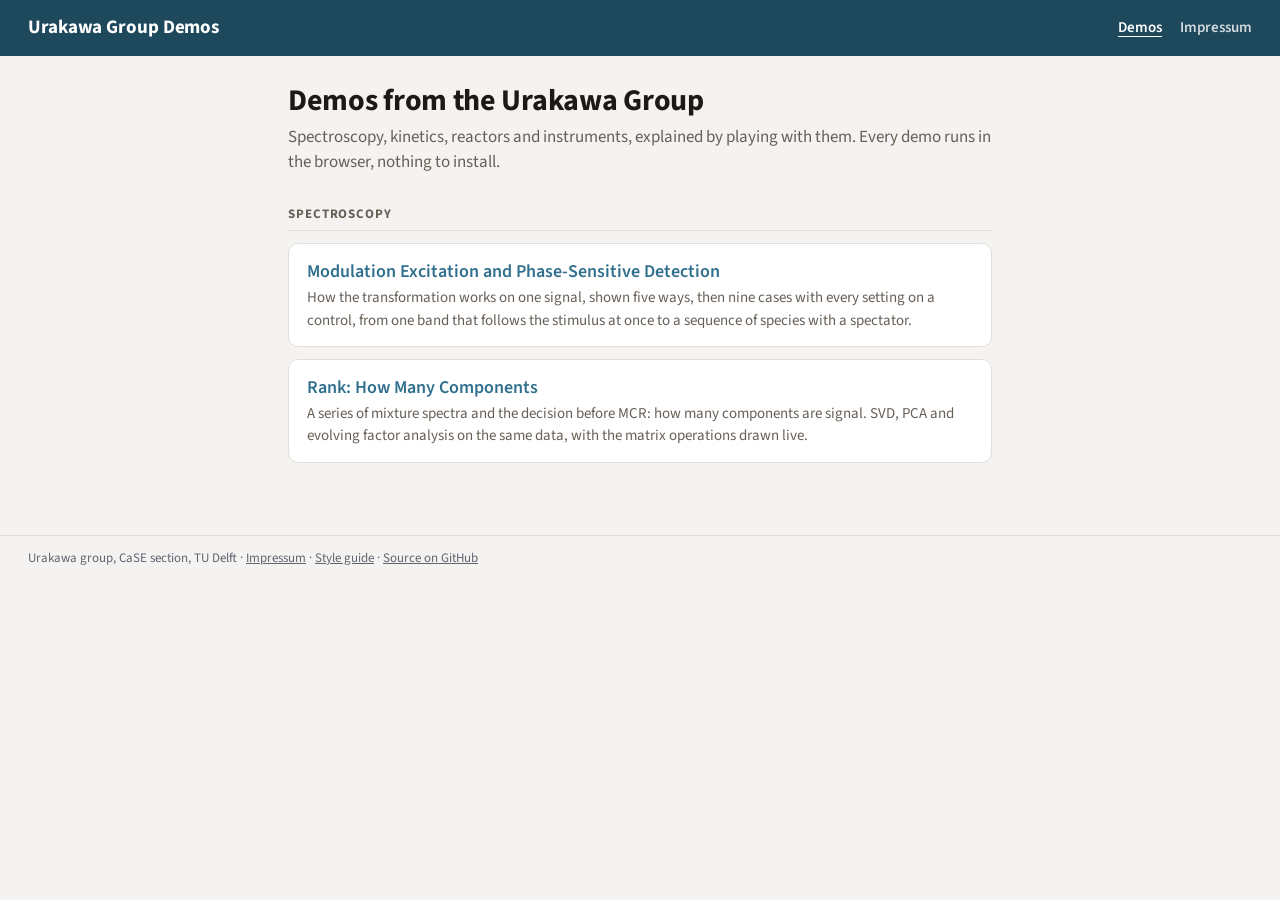
<file: index.html>
<!DOCTYPE html>
<!-- Landing page of web-site-demos: one card per demo, grouped by field. -->
<html lang="en">
<head>
<meta charset="utf-8">
<meta name="viewport" content="width=device-width, initial-scale=1">
<title>Urakawa Group Demos</title>
<link rel="stylesheet" href="assets/site.css">
</head>
<body>
<main class="page">
  <h1>Demos from the Urakawa Group</h1>
  <p class="lead">Spectroscopy, kinetics, reactors and instruments, explained by playing with them. Every demo runs in the browser, nothing to install.</p>

  <h2>Spectroscopy</h2>
  <div class="cards">
    <a class="card" href="demos/spectroscopy/mes-psd/index.html">
      <span class="card-title">Modulation Excitation and Phase-Sensitive Detection</span>
      <span class="card-desc">How the transformation works on one signal, shown five ways, then nine cases with every setting on a control, from one band that follows the stimulus at once to a sequence of species with a spectator.</span>
    </a>
    <a class="card" href="demos/spectroscopy/rank/index.html">
      <span class="card-title">Rank: How Many Components</span>
      <span class="card-desc">A series of mixture spectra and the decision before MCR: how many components are signal. SVD, PCA and evolving factor analysis on the same data, with the matrix operations drawn live.</span>
    </a>
  </div>
</main>
<script type="module">
  import { initShell } from './assets/shell.js';
  initShell({ page: 'demos' });
</script>
</body>
</html>
</file>
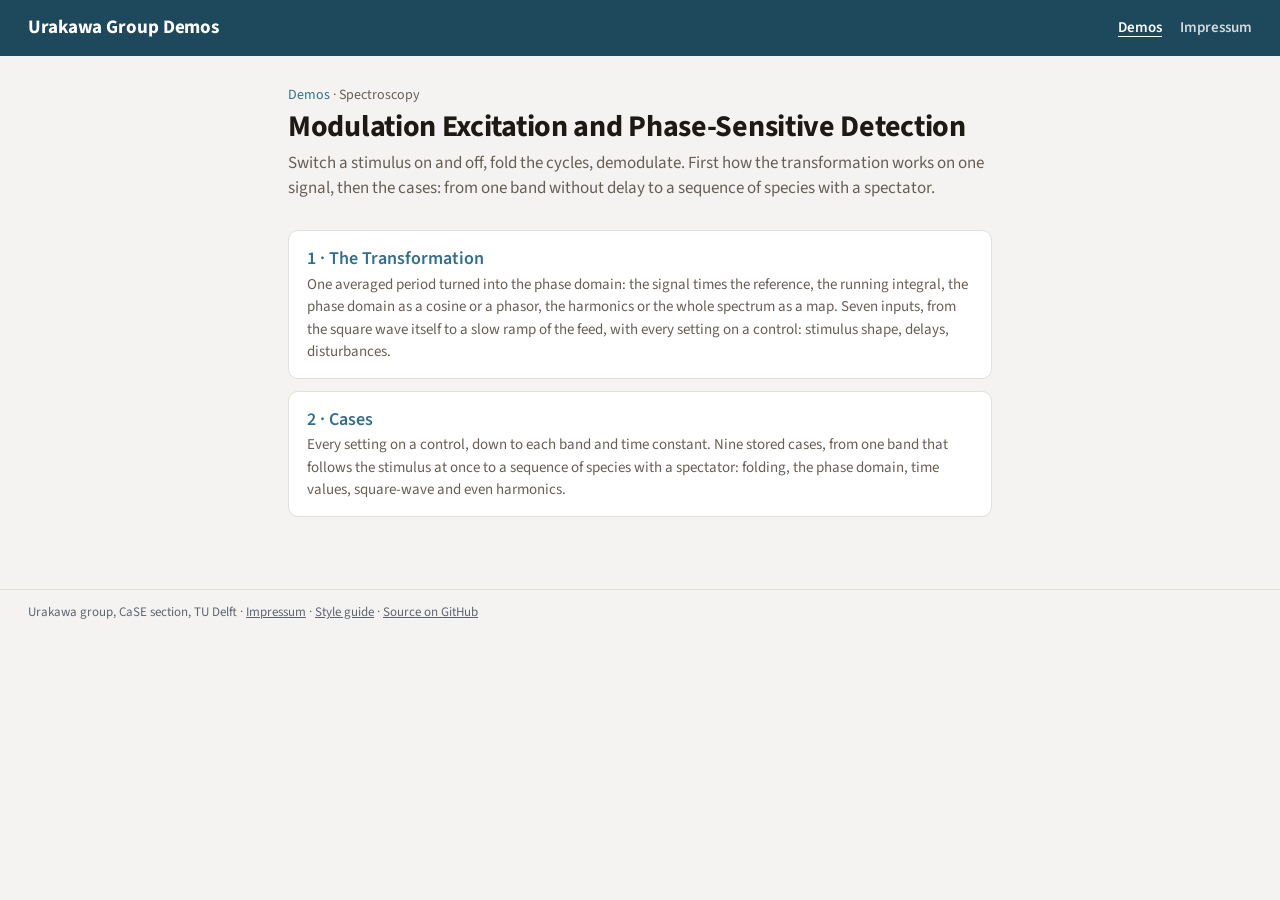
<file: demos/spectroscopy/mes-psd/index.html>
<!DOCTYPE html>
<!--
  MES-PSD: the topic page. Two demos under it: the transformation itself on
  one signal (transformation/), and the cases built on it (cases/). Old
  links of the form mes-psd/?case=<id> are forwarded to cases/.
  Author: Julius Sommer, 2026-11-09.
-->
<html lang="en">
<head>
<meta charset="utf-8">
<meta name="viewport" content="width=device-width, initial-scale=1">
<title>MES-PSD: Modulation Excitation and Phase-Sensitive Detection</title>
<link rel="stylesheet" href="../../../assets/site.css">
<script>
  // links from before the split carried ?case=<id> on this address
  (() => { const q = new URLSearchParams(location.search); if (q.has('case')) location.replace('cases/index.html' + location.search); })();
</script>
</head>
<body>
<main class="page">
  <p class="crumbs"><a href="../../../index.html">Demos</a> · Spectroscopy</p>
  <h1>Modulation Excitation and Phase-Sensitive Detection</h1>
  <p class="lead">Switch a stimulus on and off, fold the cycles, demodulate. First how the transformation works on one signal, then the cases: from one band without delay to a sequence of species with a spectator.</p>
  <div class="cards">
    <a class="card" href="transformation/index.html">
      <span class="card-title">1 · The Transformation</span>
      <span class="card-desc">One averaged period turned into the phase domain: the signal times the reference, the running integral, the phase domain as a cosine or a phasor, the harmonics or the whole spectrum as a map. Seven inputs, from the square wave itself to a slow ramp of the feed, with every setting on a control: stimulus shape, delays, disturbances.</span>
    </a>
    <a class="card" href="cases/index.html">
      <span class="card-title">2 · Cases</span>
      <span class="card-desc">Every setting on a control, down to each band and time constant. Nine stored cases, from one band that follows the stimulus at once to a sequence of species with a spectator: folding, the phase domain, time values, square-wave and even harmonics.</span>
    </a>
  </div>
</main>
<script type="module">
  import { initShell } from '../../../assets/shell.js';
  initShell({ page: 'demos' });
</script>
</body>
</html>
</file>
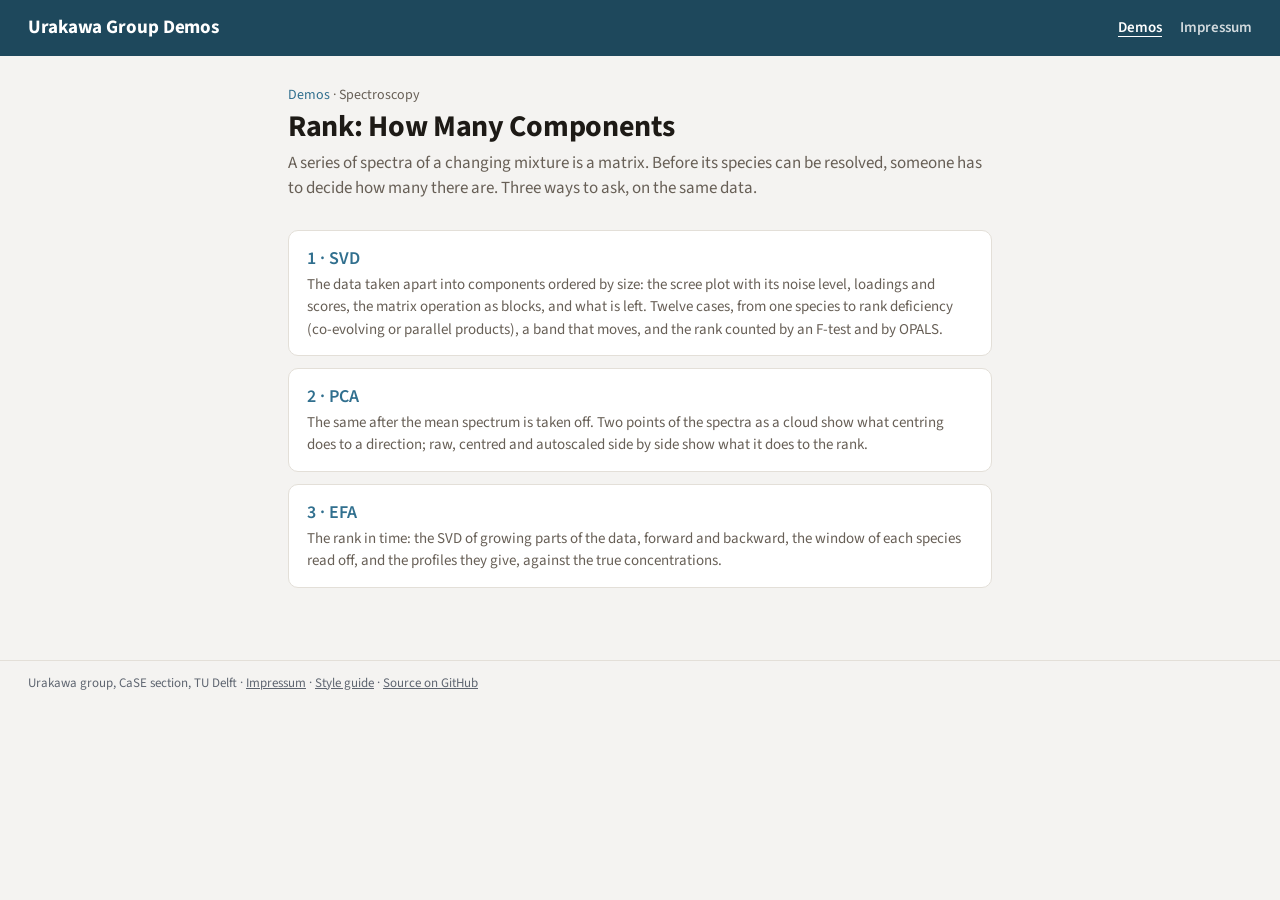
<file: demos/spectroscopy/rank/index.html>
<!DOCTYPE html>
<!--
  Rank: the topic page. How many components a series of spectra holds, the
  step before MCR-ALS, in three techniques on the same mock data: the SVD
  itself (svd/), PCA, the SVD after centring (pca/), and evolving factor
  analysis, the rank in time (efa/). Each page has a technique switch that
  carries the data to the others. Shared code: common.js and mixture.js.
  Author: Julius Sommer, 2026-11-23.
-->
<html lang="en">
<head>
<meta charset="utf-8">
<meta name="viewport" content="width=device-width, initial-scale=1">
<title>Rank: How Many Components Are in a Series of Spectra</title>
<link rel="stylesheet" href="../../../assets/site.css">
</head>
<body>
<main class="page">
  <p class="crumbs"><a href="../../../index.html">Demos</a> · Spectroscopy</p>
  <h1>Rank: How Many Components</h1>
  <p class="lead">A series of spectra of a changing mixture is a matrix. Before its species can be resolved, someone has to decide how many there are. Three ways to ask, on the same data.</p>
  <div class="cards">
    <a class="card" href="svd/index.html">
      <span class="card-title">1 · SVD</span>
      <span class="card-desc">The data taken apart into components ordered by size: the scree plot with its noise level, loadings and scores, the matrix operation as blocks, and what is left. Twelve cases, from one species to rank deficiency (co-evolving or parallel products), a band that moves, and the rank counted by an F-test and by OPALS.</span>
    </a>
    <a class="card" href="pca/index.html">
      <span class="card-title">2 · PCA</span>
      <span class="card-desc">The same after the mean spectrum is taken off. Two points of the spectra as a cloud show what centring does to a direction; raw, centred and autoscaled side by side show what it does to the rank.</span>
    </a>
    <a class="card" href="efa/index.html">
      <span class="card-title">3 · EFA</span>
      <span class="card-desc">The rank in time: the SVD of growing parts of the data, forward and backward, the window of each species read off, and the profiles they give, against the true concentrations.</span>
    </a>
  </div>
</main>
<script type="module">
  import { initShell } from '../../../assets/shell.js';
  initShell({ page: 'demos' });
</script>
</body>
</html>
</file>
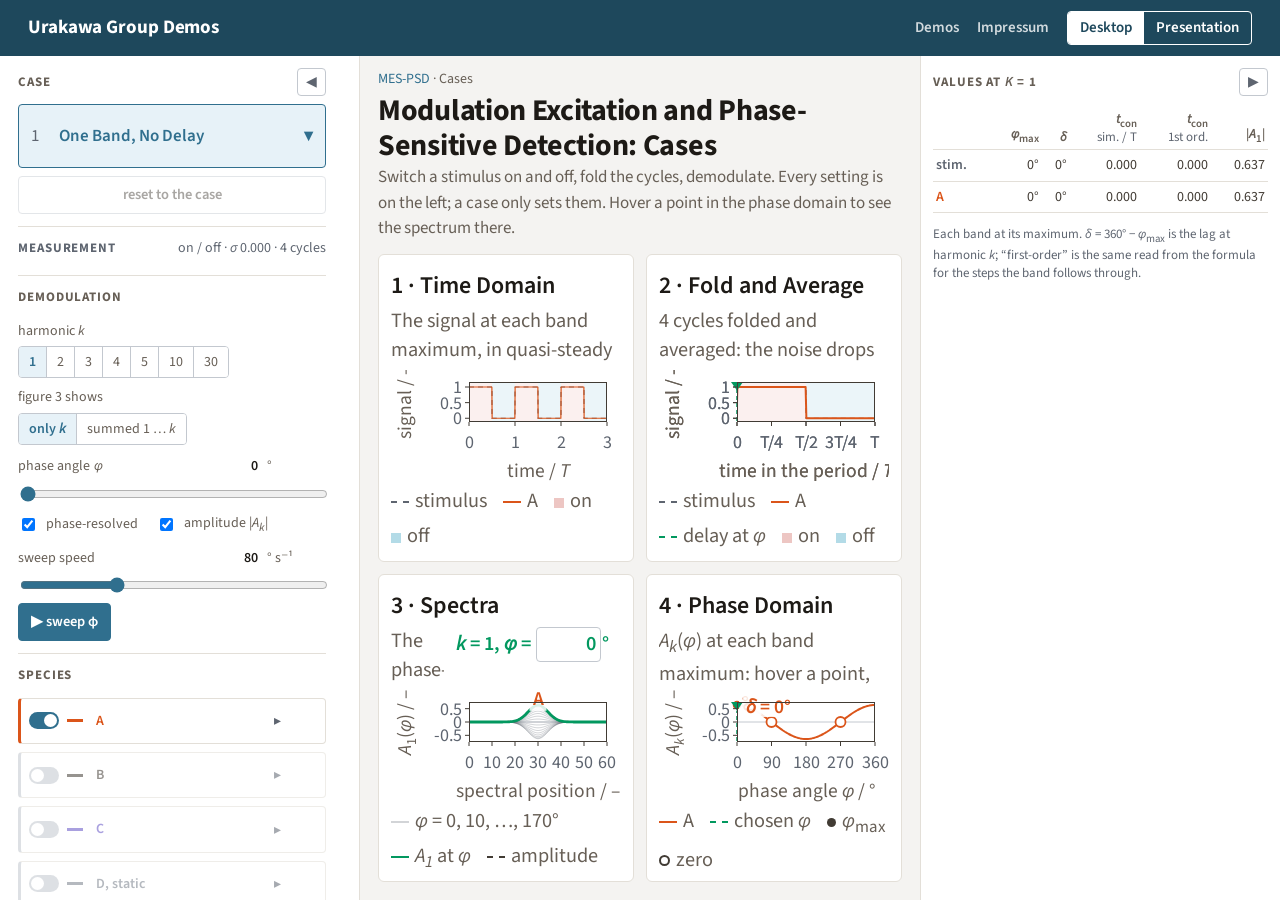
<file: demos/spectroscopy/mes-psd/cases/index.html>
<!DOCTYPE html>
<!--
  MES-PSD cases: modulation excitation spectroscopy and phase-sensitive
  detection on spectra.

  What it shows: one engine with every setting on a control, always on
  screen: five species slots (each on or off), the measurement settings, and
  nine cases, from the simplest (one band that follows the stimulus at once)
  to a sequence of species with a spectator. A case is a stored set of
  values for the settings: picking it changes the values, it never adds or
  removes a control. The transformation itself, on one trace, is the sibling
  page ../transformation/.

  Layout on a wide screen: an app layout under the site header, as tall as
  the window. Settings in a full-height left panel (collapsible to a rail of
  quick switches), values in a full-height right panel (collapsible), and the
  centre, which scrolls on its own: first the title and the four plots sized
  to the window, then text, equations and references. Narrower, the three
  stack and the page scrolls as usual.

  Model: a square-wave (on in the first half-period) or sine stimulus drives
  first-order steps, dy/dt = (u - y) / tau, integrated exactly for an input
  held over each sample. Gaussian bands, Gaussian noise. Everything is
  folded over the kept cycles and demodulated with
  A_k(phi) = (2/T) int_0^T A(t) sin(k w t + phi) dt.
  The cases follow the MES tutorial notebooks (PhD_execute/runs_tutorials/
  spectroscopy/mes, fig_mes_00 to 04), which follow Urakawa, Ferri and
  Nuguid, Springer Handbook of Advanced Catalyst Characterization, Ch. 42
  (Figs. 42.1 to 42.4, Eq. 42.1), and Weyel et al., Acc. Chem. Res. 2024
  (Eqs. 1 and 2). All numbers are illustrative, not fitted to any measurement.

  URL parameters: ?case=<id> picks a case, ?present=1 (or 1.25 to 2) opens
  the presentation view.

  Author: Julius Sommer. First version 2026-11-03 in PhD_execute, moved and
  extended here 2026-11-04, split into transformation and cases and laid out
  as a workbench 2026-11-09.
-->
<html lang="en">
<head>
<meta charset="utf-8">
<meta name="viewport" content="width=device-width, initial-scale=1">
<title>MES-PSD Cases: Modulation Excitation and Phase-Sensitive Detection</title>
<link rel="stylesheet" href="../../../../assets/site.css">
</head>
<body>
<main class="page-wb">
  <div class="workbench" id="workbench">
    <!-- left: every setting, always there; collapsed, a rail of quick switches -->
    <aside class="wb-side wb-left" id="left" aria-label="Settings">
      <div class="side-open">
        <section class="sgroup" data-g="case" id="caseSelect">
          <div class="sg-head">
            <button type="button" class="sg-toggle" aria-expanded="true" title="The case: a stored set of values for every setting below. Click to fold"><span class="sg-name">case</span><span class="sg-sum"></span></button>
            <span class="changed-mark" title="A setting differs from the case">changed</span>
            <button type="button" class="side-toggle" id="leftToggle" title="Collapse the settings to quick switches">◀</button>
          </div>
          <div class="sg-body">
            <div class="case-select">
              <button type="button" id="caseBtn" aria-haspopup="listbox" aria-expanded="false"></button>
              <ul id="caseMenu" role="listbox" aria-label="Case" hidden></ul>
            </div>
            <button class="btn" id="resetCase" type="button" disabled>reset to the case</button>
          </div>
        </section>

        <section class="sgroup closed" data-g="measurement">
          <div class="sg-head"><button type="button" class="sg-toggle" aria-expanded="false" title="The experiment: time base, spectral axis, stimulus, noise and averaging. Click to fold"><span class="sg-name">measurement</span><span class="sg-sum"></span></button></div>
          <div class="sg-body">
            <div class="ctl"><span>time unit</span>
              <span class="seg" id="unit"><button type="button" data-v="T">periods</button><button type="button" data-v="min">minutes</button></span></div>
            <label class="ctl num"><span>period <i>T</i> / min</span><input id="period" type="number" min="1" max="600" step="1"></label>
            <label class="ctl"><span>spectral axis</span><select id="axis"></select></label>
            <div class="ctl"><span>stimulus</span>
              <span class="seg" id="shape"><button type="button" data-v="square" title="switch between two feeds">on / off</button><button type="button" data-v="triangle" title="ramp up, then down">triangle</button><button type="button" data-v="saw" title="ramp up slowly, then back at once">sawtooth</button><button type="button" data-v="sine">sine</button></span></div>
            <div class="ctl vctl" data-k="duty"></div>
            <div class="ctl vctl" data-k="noise"></div>
            <div class="ctl vctl" data-k="cycles"></div>
            <button class="btn" id="reseed" type="button">new noise</button>
          </div>
        </section>

        <section class="sgroup" data-g="demodulation">
          <div class="sg-head"><button type="button" class="sg-toggle" aria-expanded="true" title="Phase-sensitive detection: the harmonic and the phase angle. Click to fold"><span class="sg-name">demodulation</span><span class="sg-sum"></span></button></div>
          <div class="sg-body">
            <div class="ctl"><span>harmonic <i>k</i></span>
              <span class="seg" id="harm"><button type="button" data-v="1">1</button><button type="button" data-v="2">2</button><button type="button" data-v="3">3</button><button type="button" data-v="4">4</button><button type="button" data-v="5">5</button><button type="button" data-v="10">10</button><button type="button" data-v="30">30</button></span></div>
            <div class="ctl"><span>figure 3 shows</span>
              <span class="seg" id="kMode"><button type="button" data-v="eq" title="The harmonic k alone">only <i>k</i></button><button type="button" data-v="le" title="Harmonics 1 … k added, each at the phase of the same moment: the averaged period rebuilt, closer to its shape the more are added">summed 1 … <i>k</i></button></span></div>
            <div class="ctl vctl" data-k="phi"></div>
            <div class="check-row">
              <label class="ctl check" title="Figure 3 shows the phase-resolved spectra at φ = 0, 10, …, 170° instead of the averaged period"><input id="allPhi" type="checkbox"><span>phase-resolved</span></label>
              <label class="ctl check" title="With phase-resolved: also the amplitude spectrum |A_k| = √(I² + Q²), the envelope no φ exceeds"><input id="absSpec" type="checkbox"><span>amplitude |<i>A<sub>k</sub></i>|</span></label>
            </div>
            <div class="ctl vctl" data-k="speed"></div>
            <button class="btn primary" id="play" type="button">▶ sweep φ</button>
          </div>
        </section>

        <section class="sgroup" data-g="species">
          <div class="sg-head"><button type="button" class="sg-toggle" aria-expanded="true" title="Listed in drive order: each species follows the stimulus or a species listed above it, so a chain reads from top to bottom. Click to fold"><span class="sg-name">species</span><span class="sg-sum"></span></button></div>
          <div class="sg-body">
            <div id="species"></div>
            <button class="btn" id="addSpecies" type="button" title="Add a species below the others; added ones can be removed again">+ species</button>
          </div>
        </section>
      </div>
      <div class="rail" id="rail" aria-label="Quick switches"></div>
    </aside>

    <!-- centre: scrolls on its own. First the head and the plots, sized to the window, then the text -->
    <div class="wb-main" id="wbMain">
      <div class="wb-stage" id="stage">
        <div class="wb-head">
          <p class="crumbs"><a href="../index.html">MES-PSD</a> · Cases</p>
          <h1>Modulation Excitation and Phase-Sensitive Detection: Cases</h1>
          <p class="lead">Switch a stimulus on and off, fold the cycles, demodulate. Every setting is on the left; a case only sets them. Hover a point in the phase domain to see the spectrum there.</p>
        </div>
        <div class="wb-center">
          <section class="panel">
            <h3>1 · Time Domain</h3>
            <p class="sub">The signal at each band maximum, in quasi-steady state.</p>
            <canvas id="cTime"></canvas>
            <div class="legend" id="legTime"></div>
          </section>
          <section class="panel">
            <h3>2 · Fold and Average</h3>
            <p class="sub" id="subFold"></p>
            <canvas id="cFold" class="interactive"></canvas>
            <div class="legend" id="legFold"></div>
          </section>
          <section class="panel">
            <h3>3 · Spectra</h3>
            <div class="sub-row">
              <p class="sub"><span id="subSpecFold">The averaged period, and its demodulated spectrum at <i>φ</i> [@handbook, Fig. 42.1, p. 969].</span><span id="subSpecAll" hidden>The phase-resolved spectra, one per <i>φ</i> [@handbook, Fig. 42.2, pp. 971–972].</span><span id="subSpecMode"></span></p>
              <label class="phi-field" title="The harmonic and the phase angle on show: type a φ, or move the ruler in figure 2 or 4"><span id="kField"></span><i>φ</i> = <input id="phiField" type="text" inputmode="decimal" aria-label="phase angle">°</label>
            </div>
            <canvas id="cSpec"></canvas>
            <div class="legend" id="legSpec"></div>
          </section>
          <section class="panel">
            <h3>4 · Phase Domain</h3>
            <p class="sub" id="subPhase"><i>A<sub>k</sub></i>(<i>φ</i>) at each band maximum: hover a point, drag the ruler [@weyel, Eq. 2].</p>
            <canvas id="cPhase" class="interactive"></canvas>
            <div class="legend" id="legPhase"></div>
          </section>
        </div>
      </div>

      <div class="wb-below" id="below">
        <section class="explain">
          <article id="general"></article>
          <article id="equations"></article>
        </section>

        <section class="refs-section">
          <h2>References</h2>
          <ol class="refs" id="refs"></ol>
          <p class="note">All numbers on this page are illustrative: simulated first-order kinetics, not fitted to a measurement.</p>
        </section>
      </div>
    </div>

    <!-- right: the values; collapsed, gone, with a tab to bring it back -->
    <aside class="wb-side wb-right" id="right" aria-label="Values">
      <div class="side-head">
        <span class="side-title">values at <i>k</i> = <span id="vK"></span></span>
        <button type="button" class="side-toggle" id="rightToggle" title="Hide the values">▶</button>
      </div>
      <div class="readout-wrap"><table class="readout side" id="readout"></table></div>
      <p class="side-note">Each band at its maximum. <i>δ</i> = 360° − <i>φ</i><sub>max</sub> is the lag at harmonic <i>k</i>; “first-order” is the same read from the formula for the steps the band follows through.</p>
    </aside>
    <button type="button" class="right-tab" id="rightOpen" title="Show the values" hidden>◀ values</button>
  </div>

  <div id="caseTexts" hidden></div>
  <div class="tip" id="tip" role="tooltip" hidden></div>
</main>
<script type="module" src="cases.js"></script>
</body>
</html>
</file>
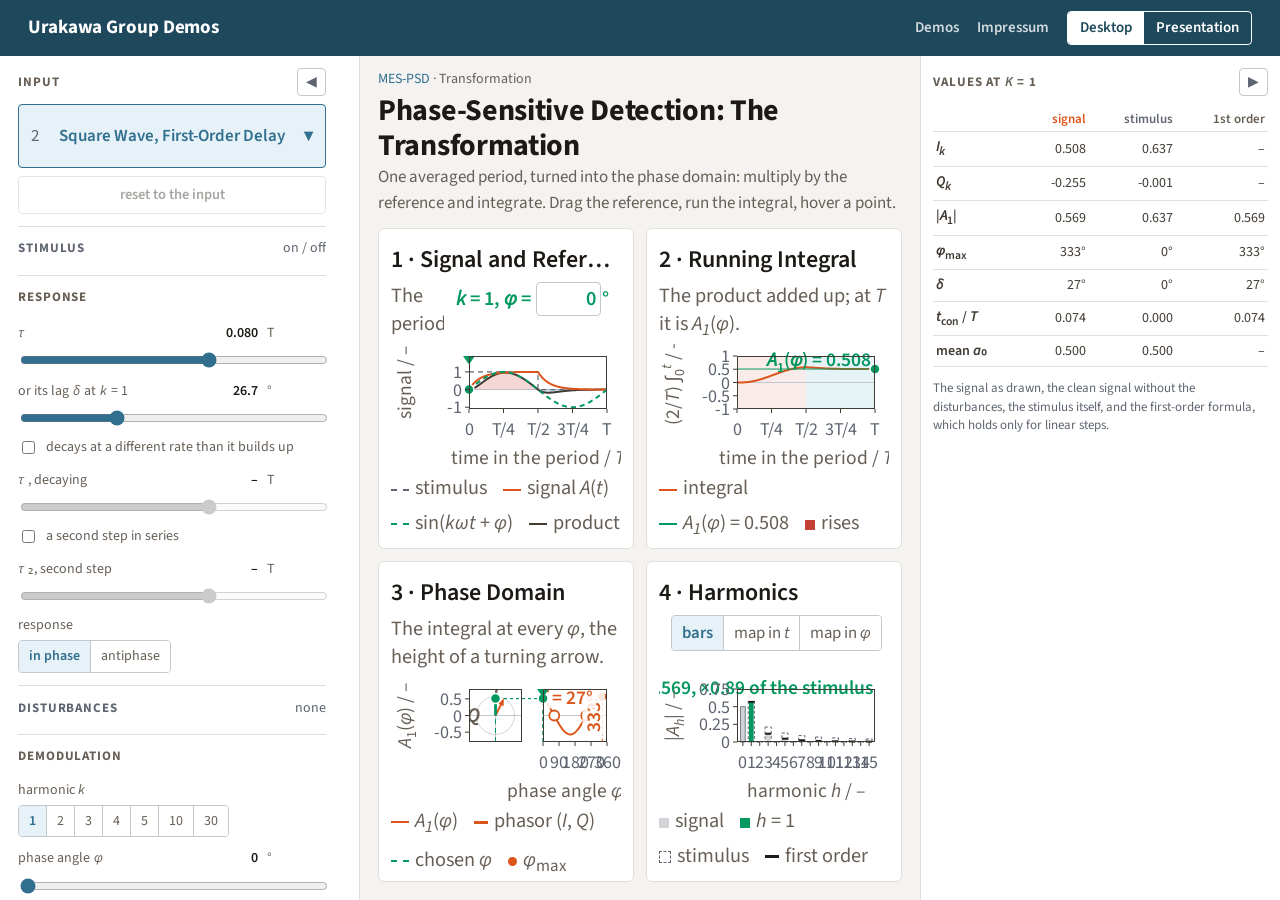
<file: demos/spectroscopy/mes-psd/transformation/index.html>
<!DOCTYPE html>
<!--
  MES-PSD transformation: what phase-sensitive detection does to one signal.

  What it shows: one averaged period A(t) at one spectral position, turned
  into A_k(phi), in four plots that share the phase angle and the harmonic:
  the signal with the reference and their product, the running integral that
  ends at A_k(phi), the phase domain (as a cosine or as a phasor), and the
  harmonic content (as bars, or the whole spectrum as a map in time or in
  phi). An input is a stored set of values for every setting: the square
  wave itself, first-order delays, a falling band, two steps in series, a
  response that builds up fast and decays slowly (not linear in the
  stimulus), a sine, and a slow ramp of the feed. The cases built on this
  are the sibling page ../cases/.

  Layout on a wide screen: the workbench of the cases page. Settings in a
  full-height left panel (collapsible to a rail of quick switches), the
  values in a full-height right panel (collapsible), the centre scrolling on
  its own: title and the four plots sized to the window, then text,
  equations and references. The shared parts live in assets/workbench.js.

  Model: a stimulus of one of four shapes (on/off for a fraction d of the
  period; triangle rising for a fraction d, then falling; sawtooth; sine),
  one or two first-order steps dy/dt = (u - y)/tau, the first with its own
  tau while decaying if asked, integrated exactly for an input held over each
  sample and run to the periodic steady state. Then
  A_k(phi) = (2/T) int_0^T A(t) sin(k w t + phi) dt
           = I_k cos(phi) + Q_k sin(phi),
  I_k = (2/T) int A sin(k w t) dt, Q_k = (2/T) int A cos(k w t) dt.
  Sources: Urakawa, Ferri and Nuguid, Springer Handbook of Advanced Catalyst
  Characterization, Ch. 42 (Fig. 42.1, Eq. 42.1); Weyel et al., Acc. Chem.
  Res. 2024 (Eqs. 1 and 2). The phasor form and the Fourier series are
  standard trigonometry. All numbers are illustrative.

  URL parameters: ?input=<id> picks the input, ?present=1 (or 1.25 to 2)
  opens the presentation view.

  Author: Julius Sommer, 2026-11-09; rebuilt on the workbench the same day.
-->
<html lang="en">
<head>
<meta charset="utf-8">
<meta name="viewport" content="width=device-width, initial-scale=1">
<title>MES-PSD Transformation: How Phase-Sensitive Detection Works</title>
<link rel="stylesheet" href="../../../../assets/site.css">
</head>
<body>
<main class="page-wb">
  <div class="workbench" id="workbench">
    <!-- left: every setting, always there; collapsed, a rail of quick switches -->
    <aside class="wb-side wb-left" id="left" aria-label="Settings">
      <div class="side-open">
        <section class="sgroup" data-g="case" id="caseSelect">
          <div class="sg-head">
            <button type="button" class="sg-toggle" aria-expanded="true" title="The input: a stored set of values for every setting below. Click to fold"><span class="sg-name">input</span><span class="sg-sum"></span></button>
            <span class="changed-mark" title="A setting differs from the input">changed</span>
            <button type="button" class="side-toggle" id="leftToggle" title="Collapse the settings to quick switches">◀</button>
          </div>
          <div class="sg-body">
            <div class="case-select">
              <button type="button" id="caseBtn" aria-haspopup="listbox" aria-expanded="false"></button>
              <ul id="caseMenu" role="listbox" aria-label="Input" hidden></ul>
            </div>
            <button class="btn" id="resetCase" type="button" disabled>reset to the input</button>
          </div>
        </section>

        <section class="sgroup closed" data-g="stimulus">
          <div class="sg-head"><button type="button" class="sg-toggle" aria-expanded="false" title="What drives the sample: switching between two feeds (on / off), ramping a flow up and down (triangle, sawtooth), or a smooth sine. Click to fold"><span class="sg-name">stimulus</span><span class="sg-sum"></span></button></div>
          <div class="sg-body">
            <div class="ctl"><span>shape</span>
              <span class="seg" id="shape"><button type="button" data-v="square" title="switch between two feeds">on / off</button><button type="button" data-v="triangle" title="ramp up, then down">triangle</button><button type="button" data-v="saw" title="ramp up slowly, then back at once">sawtooth</button><button type="button" data-v="sine">sine</button></span></div>
            <div class="ctl vctl" data-k="duty"></div>
          </div>
        </section>

        <section class="sgroup" data-g="response">
          <div class="sg-head"><button type="button" class="sg-toggle" aria-expanded="true" title="How the signal follows the stimulus: one first-order step, optionally a second in series. Click to fold"><span class="sg-name">response</span><span class="sg-sum"></span></button></div>
          <div class="sg-body">
            <div class="ctl vctl" data-k="tau"></div>
            <div class="ctl vctl" data-k="lag"></div>
            <label class="ctl check" title="The signal builds up with one time constant while the stimulus is on and decays with another once it is off, e.g. fast adsorption and slow desorption. The off half is then no longer the mirror image of the on half, and that puts signal into the even harmonics (k = 2)."><input type="checkbox" id="asym"><span>decays at a different rate than it builds up</span></label>
            <div class="ctl vctl" data-k="tauOff"></div>
            <label class="ctl check" title="A second first-order step after the first, as for a species fed by another one: the lags add, the amplitudes multiply"><input type="checkbox" id="chain"><span>a second step in series</span></label>
            <div class="ctl vctl" data-k="tau2"></div>
            <div class="ctl"><span>response</span>
              <span class="seg" id="invert"><button type="button" data-v="0" title="rises while the stimulus is on">in phase</button><button type="button" data-v="1" title="falls while the stimulus is on">antiphase</button></span></div>
          </div>
        </section>

        <section class="sgroup closed" data-g="disturbances">
          <div class="sg-head"><button type="button" class="sg-toggle" aria-expanded="false" title="What a measurement adds to the signal, and what of it PSD removes. Click to fold"><span class="sg-name">disturbances</span><span class="sg-sum"></span></button></div>
          <div class="sg-body">
            <div class="ctl vctl" data-k="offset"></div>
            <div class="ctl vctl" data-k="drift"></div>
            <div class="ctl vctl" data-k="noise"></div>
            <div class="check-row">
              <label class="ctl check" title="Draw the signal without the disturbances faintly beside it, and in the phase domain the part that leaks through"><input type="checkbox" id="clean"><span>show the clean signal</span></label>
              <button class="btn" id="reseed" type="button">new noise</button>
            </div>
          </div>
        </section>

        <section class="sgroup" data-g="demodulation">
          <div class="sg-head"><button type="button" class="sg-toggle" aria-expanded="true" title="Phase-sensitive detection: the harmonic and the phase angle. Click to fold"><span class="sg-name">demodulation</span><span class="sg-sum"></span></button></div>
          <div class="sg-body">
            <div class="ctl"><span>harmonic <i>k</i></span>
              <span class="seg" id="harm"><button type="button" data-v="1">1</button><button type="button" data-v="2">2</button><button type="button" data-v="3">3</button><button type="button" data-v="4">4</button><button type="button" data-v="5">5</button><button type="button" data-v="10">10</button><button type="button" data-v="30">30</button></span></div>
            <div class="ctl vctl" data-k="phi"></div>
            <div class="ctl vctl" data-k="speed"></div>
            <div class="check-row">
              <button class="btn primary" id="play" type="button">▶ sweep φ</button>
              <button class="btn" id="run" type="button">▶ integrate</button>
            </div>
            <div class="ctl"><span>harmonics</span>
              <span class="seg" id="kMode"><button type="button" data-v="eq" title="The harmonic k alone">only <i>k</i></button><button type="button" data-v="le" title="Harmonics 1 … k added, each at the phase of the same moment: the period rebuilt, closer to its shape the more are added">summed 1 … <i>k</i></button></span></div>
          </div>
        </section>
      </div>
      <div class="rail" id="rail" aria-label="Quick switches"></div>
    </aside>

    <!-- centre: scrolls on its own. First the head and the plots, sized to the window, then the text -->
    <div class="wb-main" id="wbMain">
      <div class="wb-stage" id="stage">
        <div class="wb-head">
          <p class="crumbs"><a href="../index.html">MES-PSD</a> · Transformation</p>
          <h1>Phase-Sensitive Detection: The Transformation</h1>
          <p class="lead">One averaged period, turned into the phase domain: multiply by the reference and integrate. Drag the reference, run the integral, hover a point.</p>
        </div>
        <div class="wb-center">
          <section class="panel">
            <h3>1 · Signal and Reference</h3>
            <div class="sub-row">
              <p class="sub" id="subSig"></p>
              <label class="phi-field" title="The harmonic and the phase angle: type a φ, or drag the reference here or the ruler in panel 3"><span id="kField"></span><i>φ</i> = <input id="phiField" type="text" inputmode="decimal" aria-label="phase angle">°</label>
            </div>
            <canvas id="cSig" class="interactive"></canvas>
            <div class="legend" id="legSig"></div>
          </section>
          <section class="panel">
            <h3>2 · Running Integral</h3>
            <p class="sub" id="subInt"></p>
            <canvas id="cInt"></canvas>
            <div class="legend" id="legInt"></div>
          </section>
          <section class="panel">
            <h3>3 · Phase Domain</h3>
            <div class="sub-row">
              <p class="sub" id="subPhase"></p>
            </div>
            <canvas id="cPhase" class="interactive"></canvas>
            <div class="legend" id="legPhase"></div>
          </section>
          <section class="panel">
            <h3>4 · Harmonics</h3>
            <div class="sub-row">
              <p class="sub" id="subHarm"></p>
              <span class="seg view-seg" id="view4"><button type="button" data-v="bars">bars</button><button type="button" data-v="mapT">map in <i>t</i></button><button type="button" data-v="mapP">map in <i>φ</i></button></span>
            </div>
            <canvas id="cHarm" class="interactive"></canvas>
            <div class="legend" id="legHarm"></div>
          </section>
        </div>
      </div>

      <div class="wb-below" id="below">
        <section class="explain">
          <article id="general"></article>
          <article id="equations"></article>
        </section>

        <section class="refs-section">
          <h2>References</h2>
          <ol class="refs" id="refs"></ol>
          <p class="note">All numbers on this page are illustrative: simulated first-order kinetics, not fitted to a measurement.</p>
        </section>
      </div>
    </div>

    <!-- right: the values; collapsed, gone, with a tab to bring it back -->
    <aside class="wb-side wb-right" id="right" aria-label="Values">
      <div class="side-head">
        <span class="side-title">values at <i>k</i> = <span id="vK"></span></span>
        <button type="button" class="side-toggle" id="rightToggle" title="Hide the values">▶</button>
      </div>
      <div class="readout-wrap"><table class="readout side" id="readout"></table></div>
      <p class="side-note">The signal as drawn, the clean signal without the disturbances, the stimulus itself, and the first-order formula, which holds only for linear steps.</p>
    </aside>
    <button type="button" class="right-tab" id="rightOpen" title="Show the values" hidden>◀ values</button>
  </div>

  <div id="caseTexts" hidden></div>
  <div class="tip" id="tip" role="tooltip" hidden></div>
</main>
<script type="module" src="transformation.js"></script>
</body>
</html>
</file>
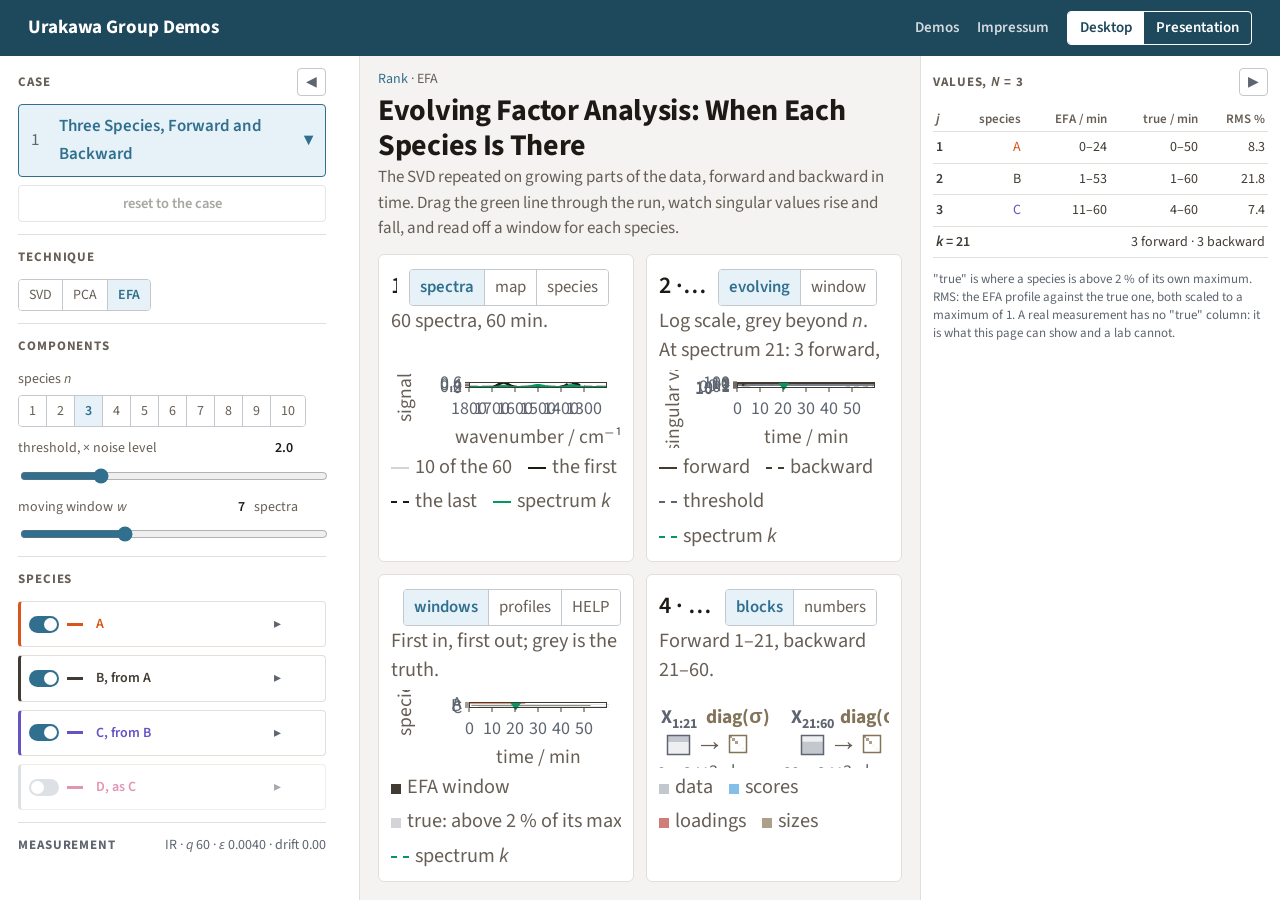
<file: demos/spectroscopy/rank/efa/index.html>
<!DOCTYPE html>
<!--
  Rank · EFA: the rank in time. The SVD of the first k spectra (forward)
  and of the last ones (backward), with the noise level of each part; a new
  singular value above it marks a species appearing (forward) or still
  present (backward). Paired first in, first out, they give each species a
  window; the windows fix the rotation C = U R, Maeder's non-iterative
  step, and the profiles are compared with the true concentrations. The
  matrix panel (panel 4, as on the SVD and PCA pages) shows the
  parts at the chosen k.

  Sources: Maeder & Zilian, Chemom. Intell. Lab. Syst. 1988; Passos et
  al., Ch. 29 of the Springer Handbook of Advanced Catalyst
  Characterization (Section 29.2.3, Fig. 29.3); de Juan et al., Anal.
  Methods 2014. The noise level σ(√k + √m) is a standard result.
  The data (../mixture.js): four species slots on a generic, IR or XAS
  axis, A → B → C first order, D following C or a ramp, a band that can
  shift with its own concentration, baseline drift, noise. Shared controls,
  the data panel and the matrix panel live in ../common.js; the panels and
  controls are the workbench of the MES-PSD pages (assets/workbench.js).
  All numbers are illustrative.

  URL parameters: ?case=<id> picks the case, ?data=<…> carries the data from
  a sibling page (the technique switch), ?present=1 (or 1.25 to 2) opens the
  presentation view.

  Author: Julius Sommer, 2026-11-23.
-->
<html lang="en">
<head>
<meta charset="utf-8">
<meta name="viewport" content="width=device-width, initial-scale=1">
<title>EFA: Evolving Factor Analysis of a Series of Spectra</title>
<link rel="stylesheet" href="../../../../assets/site.css">
</head>
<body>
<main class="page-wb">
  <div class="workbench" id="workbench">
    <aside class="wb-side wb-left" id="left" aria-label="Settings">
      <div class="side-open">
        <section class="sgroup" data-g="case" id="caseSelect">
          <div class="sg-head">
            <button type="button" class="sg-toggle" aria-expanded="true" title="The case: a stored set of values for every setting below. Click to fold"><span class="sg-name">case</span><span class="sg-sum"></span></button>
            <span class="changed-mark" title="A setting differs from the case">changed</span>
            <button type="button" class="side-toggle" id="leftToggle" title="Collapse the settings to quick switches">◀</button>
          </div>
          <div class="sg-body">
            <div class="case-select">
              <button type="button" id="caseBtn" aria-haspopup="listbox" aria-expanded="false"></button>
              <ul id="caseMenu" role="listbox" aria-label="Case" hidden></ul>
            </div>
            <button class="btn" id="resetCase" type="button" disabled>reset to the case</button>
          </div>
        </section>

        <section class="sgroup" data-g="technique">
          <div class="sg-head"><button type="button" class="sg-toggle" aria-expanded="true" title="The same data, decomposed another way: each technique has its own page and its own cases; switching keeps the data you set. Click to fold"><span class="sg-name">technique</span><span class="sg-sum"></span></button></div>
          <div class="sg-body">
            <div class="ctl"><span class="seg" id="techSeg"><button type="button" data-v="svd" title="singular value decomposition">SVD</button><button type="button" data-v="pca" title="principal component analysis: the SVD after centring">PCA</button><button type="button" data-v="efa" title="evolving factor analysis: the rank in time">EFA</button></span></div>
          </div>
        </section>

        <section class="sgroup" data-g="components">
          <div class="sg-head"><button type="button" class="sg-toggle" aria-expanded="true" title="How many species to look for, and when a singular value counts as signal. Click to fold"><span class="sg-name">components</span><span class="sg-sum"></span></button></div>
          <div class="sg-body">
            <div class="ctl"><span>species <i>n</i></span>
              <span class="seg" id="nSeg"><button type="button" data-v="1">1</button><button type="button" data-v="2">2</button><button type="button" data-v="3">3</button><button type="button" data-v="4">4</button><button type="button" data-v="5">5</button><button type="button" data-v="6">6</button><button type="button" data-v="7">7</button><button type="button" data-v="8">8</button><button type="button" data-v="9">9</button><button type="button" data-v="10">10</button></span></div>
            <div class="ctl vctl" data-k="thr"></div>
            <div class="ctl vctl" data-k="win"></div>
          </div>
        </section>

        <section class="sgroup" data-g="species">
          <div class="sg-head"><button type="button" class="sg-toggle" aria-expanded="true" title="Four species, each one band (or one edge), and where each comes from: there at the start, formed from a species above it at its own rate, a ramp, or the profile of another. Click to fold"><span class="sg-name">species</span><span class="sg-sum"></span></button></div>
          <div class="sg-body">
            <div id="species"></div>
          </div>
        </section>

        <section class="sgroup closed" data-g="measurement">
          <div class="sg-head"><button type="button" class="sg-toggle" aria-expanded="false" title="The spectral axis, the number of spectra and what a measurement adds: noise and a drifting baseline. Click to fold"><span class="sg-name">measurement</span><span class="sg-sum"></span></button></div>
          <div class="sg-body">
            <label class="ctl"><span>spectral axis</span><select id="axis"></select></label>
            <div class="ctl vctl" data-k="q"></div>
            <div class="ctl vctl" data-k="noise"></div>
            <div class="ctl vctl" data-k="drift"></div>
            <div class="check-row"><button class="btn" id="reseed" type="button">new noise</button></div>
          </div>
        </section>
      </div>
      <div class="rail" id="rail" aria-label="Quick switches"></div>
    </aside>

    <div class="wb-main" id="wbMain">
      <div class="wb-stage" id="stage">
        <div class="wb-head">
          <p class="crumbs"><a href="../index.html">Rank</a> · EFA</p>
          <h1>Evolving Factor Analysis: When Each Species Is There</h1>
          <p class="lead">The SVD repeated on growing parts of the data, forward and backward in time. Drag the green line through the run, watch singular values rise and fall, and read off a window for each species.</p>
        </div>
        <div class="wb-center">
          <section class="panel">
            <div class="title-row"><h3>1 · Data Matrix</h3><span class="seg view-seg" id="view1"><button type="button" data-v="spectra">spectra</button><button type="button" data-v="map">map</button><button type="button" data-v="truth">species</button></span></div>
            <p class="sub" id="subData"></p>
            <canvas id="cData"></canvas>
            <div class="legend" id="legData"></div>
          </section>
          <section class="panel">
            <div class="title-row"><h3>2 · Evolving Factors</h3><span class="seg view-seg" id="view2"><button type="button" data-v="evolving">evolving</button><button type="button" data-v="window">window</button></span></div>
            <p class="sub" id="subEfa"></p>
            <canvas id="cEfa" class="interactive"></canvas>
            <div class="legend" id="legEfa"></div>
          </section>
          <section class="panel">
            <div class="title-row"><h3>3 · Windows</h3><span class="seg view-seg" id="view4"><button type="button" data-v="windows">windows</button><button type="button" data-v="profiles">profiles</button><button type="button" data-v="help">HELP</button></span></div>
            <p class="sub" id="subWin"></p>
            <canvas id="cWin" class="interactive"></canvas>
            <div class="legend" id="legWin"></div>
          </section>
          <section class="panel">
            <div class="title-row"><h3>4 · Matrix</h3><span class="seg view-seg" id="view3"><button type="button" data-v="blocks">blocks</button><button type="button" data-v="numbers">numbers</button></span></div>
            <p class="sub" id="subMat"></p>
            <canvas id="cMat"></canvas>
            <div class="legend" id="legMat"></div>
          </section>
        </div>
      </div>

      <div class="wb-below" id="below">
        <section class="explain">
          <article id="general"></article>
          <article id="equations"></article>
        </section>
        <section class="refs-section">
          <h2>References</h2>
          <ol class="refs" id="refs"></ol>
          <p class="note">All numbers on this page are illustrative: simulated spectra and first-order kinetics, not a measurement.</p>
        </section>
      </div>
    </div>

    <aside class="wb-side wb-right" id="right" aria-label="Values">
      <div class="side-head">
        <span class="side-title">values, <i>n</i> = <span id="vN"></span></span>
        <button type="button" class="side-toggle" id="rightToggle" title="Hide the values">▶</button>
      </div>
      <div class="readout-wrap"><table class="readout side" id="readout"></table></div>
      <p class="side-note" id="sideNote"></p>
    </aside>
    <button type="button" class="right-tab" id="rightOpen" title="Show the values" hidden>◀ values</button>
  </div>

  <div id="caseTexts" hidden></div>
  <div class="tip" id="tip" role="tooltip" hidden></div>
</main>
<script type="module" src="efa.js"></script>
</body>
</html>
</file>
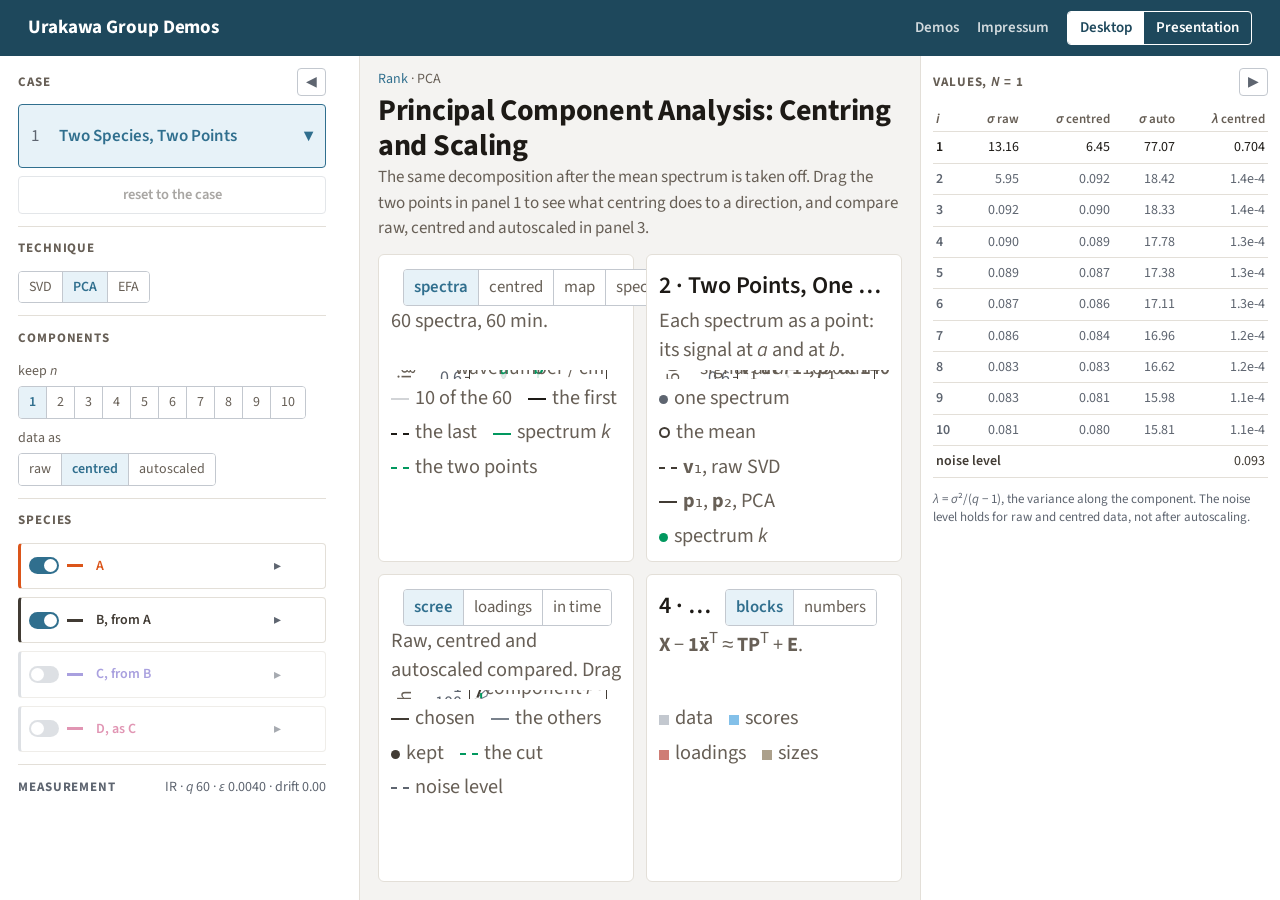
<file: demos/spectroscopy/rank/pca/index.html>
<!DOCTYPE html>
<!--
  Rank · PCA: principal component analysis as the SVD of the centred
  matrix. Two points of the spectra drawn against each other show the
  difference: the uncentred first direction points from the origin to the
  data, PCA's first direction lies along them. Then what centring and
  autoscaling do to a series of spectra: the mean spectrum, the change
  about it, closure costing a component, noise blown up by autoscaling;
  the matrix operation X − 1 x̄ᵀ = T Pᵀ + E drawn live.

  Sources: Passos et al., Ch. 29 of the Springer Handbook of Advanced
  Catalyst Characterization (Eqs. 29.1, 29.4, Fig. 29.2); de Juan et al.,
  Anal. Methods 2014 (Eq. 3). PCA as the SVD of the centred matrix, the
  variance λ = σ²/(q − 1) and the effect of closure are standard linear
  algebra.
  The data (../mixture.js): four species slots on a generic, IR or XAS
  axis, A → B → C first order, D following C or a ramp, a band that can
  shift with its own concentration, baseline drift, noise. Shared controls,
  the data panel and the matrix panel live in ../common.js; the panels and
  controls are the workbench of the MES-PSD pages (assets/workbench.js).
  All numbers are illustrative.

  URL parameters: ?case=<id> picks the case, ?data=<…> carries the data from
  a sibling page (the technique switch), ?present=1 (or 1.25 to 2) opens the
  presentation view.

  Author: Julius Sommer, 2026-11-23.
-->
<html lang="en">
<head>
<meta charset="utf-8">
<meta name="viewport" content="width=device-width, initial-scale=1">
<title>PCA: Principal Component Analysis of a Series of Spectra</title>
<link rel="stylesheet" href="../../../../assets/site.css">
</head>
<body>
<main class="page-wb">
  <div class="workbench" id="workbench">
    <aside class="wb-side wb-left" id="left" aria-label="Settings">
      <div class="side-open">
        <section class="sgroup" data-g="case" id="caseSelect">
          <div class="sg-head">
            <button type="button" class="sg-toggle" aria-expanded="true" title="The case: a stored set of values for every setting below. Click to fold"><span class="sg-name">case</span><span class="sg-sum"></span></button>
            <span class="changed-mark" title="A setting differs from the case">changed</span>
            <button type="button" class="side-toggle" id="leftToggle" title="Collapse the settings to quick switches">◀</button>
          </div>
          <div class="sg-body">
            <div class="case-select">
              <button type="button" id="caseBtn" aria-haspopup="listbox" aria-expanded="false"></button>
              <ul id="caseMenu" role="listbox" aria-label="Case" hidden></ul>
            </div>
            <button class="btn" id="resetCase" type="button" disabled>reset to the case</button>
          </div>
        </section>

        <section class="sgroup" data-g="technique">
          <div class="sg-head"><button type="button" class="sg-toggle" aria-expanded="true" title="The same data, decomposed another way: each technique has its own page and its own cases; switching keeps the data you set. Click to fold"><span class="sg-name">technique</span><span class="sg-sum"></span></button></div>
          <div class="sg-body">
            <div class="ctl"><span class="seg" id="techSeg"><button type="button" data-v="svd" title="singular value decomposition">SVD</button><button type="button" data-v="pca" title="principal component analysis: the SVD after centring">PCA</button><button type="button" data-v="efa" title="evolving factor analysis: the rank in time">EFA</button></span></div>
          </div>
        </section>

        <section class="sgroup" data-g="components">
          <div class="sg-head"><button type="button" class="sg-toggle" aria-expanded="true" title="How many components to keep, and what the decomposition sees. Click to fold"><span class="sg-name">components</span><span class="sg-sum"></span></button></div>
          <div class="sg-body">
            <div class="ctl"><span>keep <i>n</i></span>
              <span class="seg" id="nSeg"><button type="button" data-v="1">1</button><button type="button" data-v="2">2</button><button type="button" data-v="3">3</button><button type="button" data-v="4">4</button><button type="button" data-v="5">5</button><button type="button" data-v="6">6</button><button type="button" data-v="7">7</button><button type="button" data-v="8">8</button><button type="button" data-v="9">9</button><button type="button" data-v="10">10</button></span></div>
            <div class="ctl"><span>data as</span>
              <span class="seg" id="prepSeg"><button type="button" data-v="raw" title="the SVD of X itself">raw</button><button type="button" data-v="centre" title="the mean spectrum taken off every row first: PCA">centred</button><button type="button" data-v="auto" title="centred, and every point scaled to unit variance">autoscaled</button></span></div>
          </div>
        </section>

        <section class="sgroup" data-g="species">
          <div class="sg-head"><button type="button" class="sg-toggle" aria-expanded="true" title="Four species, each one band (or one edge), and where each comes from: there at the start, formed from a species above it at its own rate, a ramp, or the profile of another. Click to fold"><span class="sg-name">species</span><span class="sg-sum"></span></button></div>
          <div class="sg-body">
            <div id="species"></div>
          </div>
        </section>

        <section class="sgroup closed" data-g="measurement">
          <div class="sg-head"><button type="button" class="sg-toggle" aria-expanded="false" title="The spectral axis, the number of spectra and what a measurement adds: noise and a drifting baseline. Click to fold"><span class="sg-name">measurement</span><span class="sg-sum"></span></button></div>
          <div class="sg-body">
            <label class="ctl"><span>spectral axis</span><select id="axis"></select></label>
            <div class="ctl vctl" data-k="q"></div>
            <div class="ctl vctl" data-k="noise"></div>
            <div class="ctl vctl" data-k="drift"></div>
            <div class="check-row"><button class="btn" id="reseed" type="button">new noise</button></div>
          </div>
        </section>
      </div>
      <div class="rail" id="rail" aria-label="Quick switches"></div>
    </aside>

    <div class="wb-main" id="wbMain">
      <div class="wb-stage" id="stage">
        <div class="wb-head">
          <p class="crumbs"><a href="../index.html">Rank</a> · PCA</p>
          <h1>Principal Component Analysis: Centring and Scaling</h1>
          <p class="lead">The same decomposition after the mean spectrum is taken off. Drag the two points in panel 1 to see what centring does to a direction, and compare raw, centred and autoscaled in panel 3.</p>
        </div>
        <div class="wb-center">
          <section class="panel">
            <div class="title-row"><h3>1 · Data Matrix</h3><span class="seg view-seg" id="view1"><button type="button" data-v="spectra">spectra</button><button type="button" data-v="centred">centred</button><button type="button" data-v="map">map</button><button type="button" data-v="truth">species</button></span></div>
            <p class="sub" id="subData"></p>
            <canvas id="cData" class="interactive"></canvas>
            <div class="legend" id="legData"></div>
          </section>
          <section class="panel">
            <h3>2 · Two Points, One Cloud</h3>
            <p class="sub" id="subCloud"></p>
            <canvas id="cCloud"></canvas>
            <div class="legend" id="legCloud"></div>
          </section>
          <section class="panel">
            <div class="title-row"><h3>3 · Components</h3><span class="seg view-seg" id="view3"><button type="button" data-v="scree">scree</button><button type="button" data-v="loadings">loadings</button><button type="button" data-v="scores">in time</button></span></div>
            <p class="sub" id="subComp"></p>
            <canvas id="cComp" class="interactive"></canvas>
            <div class="legend" id="legComp"></div>
          </section>
          <section class="panel">
            <div class="title-row"><h3>4 · Matrix</h3><span class="seg view-seg" id="view4"><button type="button" data-v="blocks">blocks</button><button type="button" data-v="numbers">numbers</button></span></div>
            <p class="sub" id="subMat"></p>
            <canvas id="cMat"></canvas>
            <div class="legend" id="legMat"></div>
          </section>
        </div>
      </div>

      <div class="wb-below" id="below">
        <section class="explain">
          <article id="general"></article>
          <article id="equations"></article>
        </section>
        <section class="refs-section">
          <h2>References</h2>
          <ol class="refs" id="refs"></ol>
          <p class="note">All numbers on this page are illustrative: simulated spectra and first-order kinetics, not a measurement.</p>
        </section>
      </div>
    </div>

    <aside class="wb-side wb-right" id="right" aria-label="Values">
      <div class="side-head">
        <span class="side-title">values, <i>n</i> = <span id="vN"></span></span>
        <button type="button" class="side-toggle" id="rightToggle" title="Hide the values">▶</button>
      </div>
      <div class="readout-wrap"><table class="readout side" id="readout"></table></div>
      <p class="side-note" id="sideNote"></p>
    </aside>
    <button type="button" class="right-tab" id="rightOpen" title="Show the values" hidden>◀ values</button>
  </div>

  <div id="caseTexts" hidden></div>
  <div class="tip" id="tip" role="tooltip" hidden></div>
</main>
<script type="module" src="pca.js"></script>
</body>
</html>
</file>
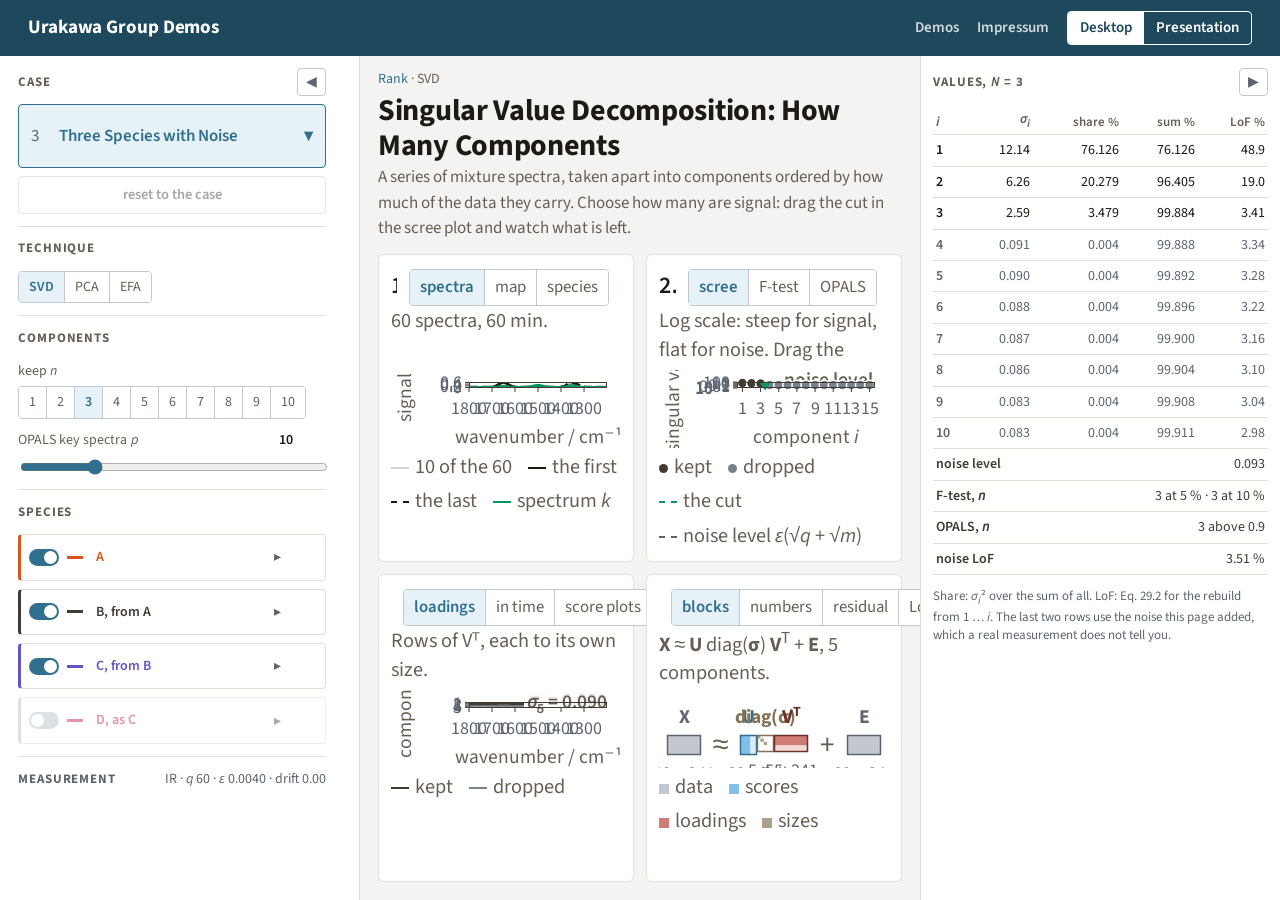
<file: demos/spectroscopy/rank/svd/index.html>
<!DOCTYPE html>
<!--
  Rank · SVD: a series of mixture spectra X and its singular value
  decomposition X = U Σ Vᵀ, read the ways it is read before MCR-ALS: the
  scree plot of the singular values on a log scale with the noise level,
  the loadings, the scores in time and as 2D score plots, the matrix
  operation drawn live, the residual and the lack of fit for every n.
  Cases go from one species without noise to rank deficiency (co-evolving
  species, similar spectra) and rank inflation (a moving band, drift).

  Sources: Passos et al., Ch. 29 of the Springer Handbook of Advanced
  Catalyst Characterization (Eqs. 29.1, 29.2, 29.4, Figs. 29.2 and 29.6);
  de Juan et al., Anal. Methods 2014 (Eq. 3); Golshan et al., Anal. Chem.
  2011 (Eq. 4, for the notation). Eckart–Young and the noise level
  σ(√q + √m) are standard results.
  The data (../mixture.js): four species slots on a generic, IR or XAS
  axis, A → B → C first order, D following C or a ramp, a band that can
  shift with its own concentration, baseline drift, noise. Shared controls,
  the data panel and the matrix panel live in ../common.js; the panels and
  controls are the workbench of the MES-PSD pages (assets/workbench.js).
  All numbers are illustrative.

  URL parameters: ?case=<id> picks the case, ?data=<…> carries the data from
  a sibling page (the technique switch), ?present=1 (or 1.25 to 2) opens the
  presentation view.

  Author: Julius Sommer, 2026-11-23.
-->
<html lang="en">
<head>
<meta charset="utf-8">
<meta name="viewport" content="width=device-width, initial-scale=1">
<title>SVD: The Singular Value Decomposition of a Series of Spectra</title>
<link rel="stylesheet" href="../../../../assets/site.css">
</head>
<body>
<main class="page-wb">
  <div class="workbench" id="workbench">
    <aside class="wb-side wb-left" id="left" aria-label="Settings">
      <div class="side-open">
        <section class="sgroup" data-g="case" id="caseSelect">
          <div class="sg-head">
            <button type="button" class="sg-toggle" aria-expanded="true" title="The case: a stored set of values for every setting below. Click to fold"><span class="sg-name">case</span><span class="sg-sum"></span></button>
            <span class="changed-mark" title="A setting differs from the case">changed</span>
            <button type="button" class="side-toggle" id="leftToggle" title="Collapse the settings to quick switches">◀</button>
          </div>
          <div class="sg-body">
            <div class="case-select">
              <button type="button" id="caseBtn" aria-haspopup="listbox" aria-expanded="false"></button>
              <ul id="caseMenu" role="listbox" aria-label="Case" hidden></ul>
            </div>
            <button class="btn" id="resetCase" type="button" disabled>reset to the case</button>
          </div>
        </section>

        <section class="sgroup" data-g="technique">
          <div class="sg-head"><button type="button" class="sg-toggle" aria-expanded="true" title="The same data, decomposed another way: each technique has its own page and its own cases; switching keeps the data you set. Click to fold"><span class="sg-name">technique</span><span class="sg-sum"></span></button></div>
          <div class="sg-body">
            <div class="ctl"><span class="seg" id="techSeg"><button type="button" data-v="svd" title="singular value decomposition">SVD</button><button type="button" data-v="pca" title="principal component analysis: the SVD after centring">PCA</button><button type="button" data-v="efa" title="evolving factor analysis: the rank in time">EFA</button></span></div>
          </div>
        </section>

        <section class="sgroup" data-g="components">
          <div class="sg-head"><button type="button" class="sg-toggle" aria-expanded="true" title="How many components to keep: the choice this page is about. Click to fold"><span class="sg-name">components</span><span class="sg-sum"></span></button></div>
          <div class="sg-body">
            <div class="ctl"><span>keep <i>n</i></span>
              <span class="seg" id="nSeg"><button type="button" data-v="1">1</button><button type="button" data-v="2">2</button><button type="button" data-v="3">3</button><button type="button" data-v="4">4</button><button type="button" data-v="5">5</button><button type="button" data-v="6">6</button><button type="button" data-v="7">7</button><button type="button" data-v="8">8</button><button type="button" data-v="9">9</button><button type="button" data-v="10">10</button></span></div>
            <div class="ctl vctl" data-k="kv"></div>
          </div>
        </section>

        <section class="sgroup" data-g="species">
          <div class="sg-head"><button type="button" class="sg-toggle" aria-expanded="true" title="Four species, each one band (or one edge), and where each comes from: there at the start, formed from a species above it at its own rate, a ramp, or the profile of another. Click to fold"><span class="sg-name">species</span><span class="sg-sum"></span></button></div>
          <div class="sg-body">
            <div id="species"></div>
          </div>
        </section>

        <section class="sgroup closed" data-g="measurement">
          <div class="sg-head"><button type="button" class="sg-toggle" aria-expanded="false" title="The spectral axis, the number of spectra and what a measurement adds: noise and a drifting baseline. Click to fold"><span class="sg-name">measurement</span><span class="sg-sum"></span></button></div>
          <div class="sg-body">
            <label class="ctl"><span>spectral axis</span><select id="axis"></select></label>
            <div class="ctl vctl" data-k="q"></div>
            <div class="ctl vctl" data-k="noise"></div>
            <div class="ctl vctl" data-k="drift"></div>
            <div class="check-row"><button class="btn" id="reseed" type="button">new noise</button></div>
          </div>
        </section>
      </div>
      <div class="rail" id="rail" aria-label="Quick switches"></div>
    </aside>

    <div class="wb-main" id="wbMain">
      <div class="wb-stage" id="stage">
        <div class="wb-head">
          <p class="crumbs"><a href="../index.html">Rank</a> · SVD</p>
          <h1>Singular Value Decomposition: How Many Components</h1>
          <p class="lead">A series of mixture spectra, taken apart into components ordered by how much of the data they carry. Choose how many are signal: drag the cut in the scree plot and watch what is left.</p>
        </div>
        <div class="wb-center">
          <section class="panel">
            <div class="title-row"><h3>1 · Data Matrix</h3><span class="seg view-seg" id="view1"><button type="button" data-v="spectra">spectra</button><button type="button" data-v="map">map</button><button type="button" data-v="truth">species</button></span></div>
            <p class="sub" id="subData"></p>
            <canvas id="cData"></canvas>
            <div class="legend" id="legData"></div>
          </section>
          <section class="panel">
            <div class="title-row"><h3>2 · Singular Values</h3><span class="seg view-seg" id="view2"><button type="button" data-v="scree">scree</button><button type="button" data-v="ftest">F-test</button><button type="button" data-v="opals">OPALS</button></span></div>
            <p class="sub" id="subScree"></p>
            <canvas id="cScree" class="interactive"></canvas>
            <div class="legend" id="legScree"></div>
          </section>
          <section class="panel">
            <div class="title-row"><h3>3 · Components</h3><span class="seg view-seg" id="view3"><button type="button" data-v="loadings">loadings</button><button type="button" data-v="scores">in time</button><button type="button" data-v="plane">score plots</button></span></div>
            <p class="sub" id="subComp"></p>
            <canvas id="cComp"></canvas>
            <div class="legend" id="legComp"></div>
          </section>
          <section class="panel">
            <div class="title-row"><h3>4 · Matrix</h3><span class="seg view-seg" id="view4"><button type="button" data-v="blocks">blocks</button><button type="button" data-v="numbers">numbers</button><button type="button" data-v="residual">residual</button><button type="button" data-v="lof">LoF</button></span></div>
            <p class="sub" id="subFit"></p>
            <canvas id="cFit" class="interactive"></canvas>
            <div class="legend" id="legFit"></div>
          </section>
        </div>
      </div>

      <div class="wb-below" id="below">
        <section class="explain">
          <article id="general"></article>
          <article id="equations"></article>
        </section>
        <section class="refs-section">
          <h2>References</h2>
          <ol class="refs" id="refs"></ol>
          <p class="note">All numbers on this page are illustrative: simulated spectra and first-order kinetics, not a measurement.</p>
        </section>
      </div>
    </div>

    <aside class="wb-side wb-right" id="right" aria-label="Values">
      <div class="side-head">
        <span class="side-title">values, <i>n</i> = <span id="vN"></span></span>
        <button type="button" class="side-toggle" id="rightToggle" title="Hide the values">▶</button>
      </div>
      <div class="readout-wrap"><table class="readout side" id="readout"></table></div>
      <p class="side-note" id="sideNote"></p>
    </aside>
    <button type="button" class="right-tab" id="rightOpen" title="Show the values" hidden>◀ values</button>
  </div>

  <div id="caseTexts" hidden></div>
  <div class="tip" id="tip" role="tooltip" hidden></div>
</main>
<script type="module" src="svd.js"></script>
</body>
</html>
</file>
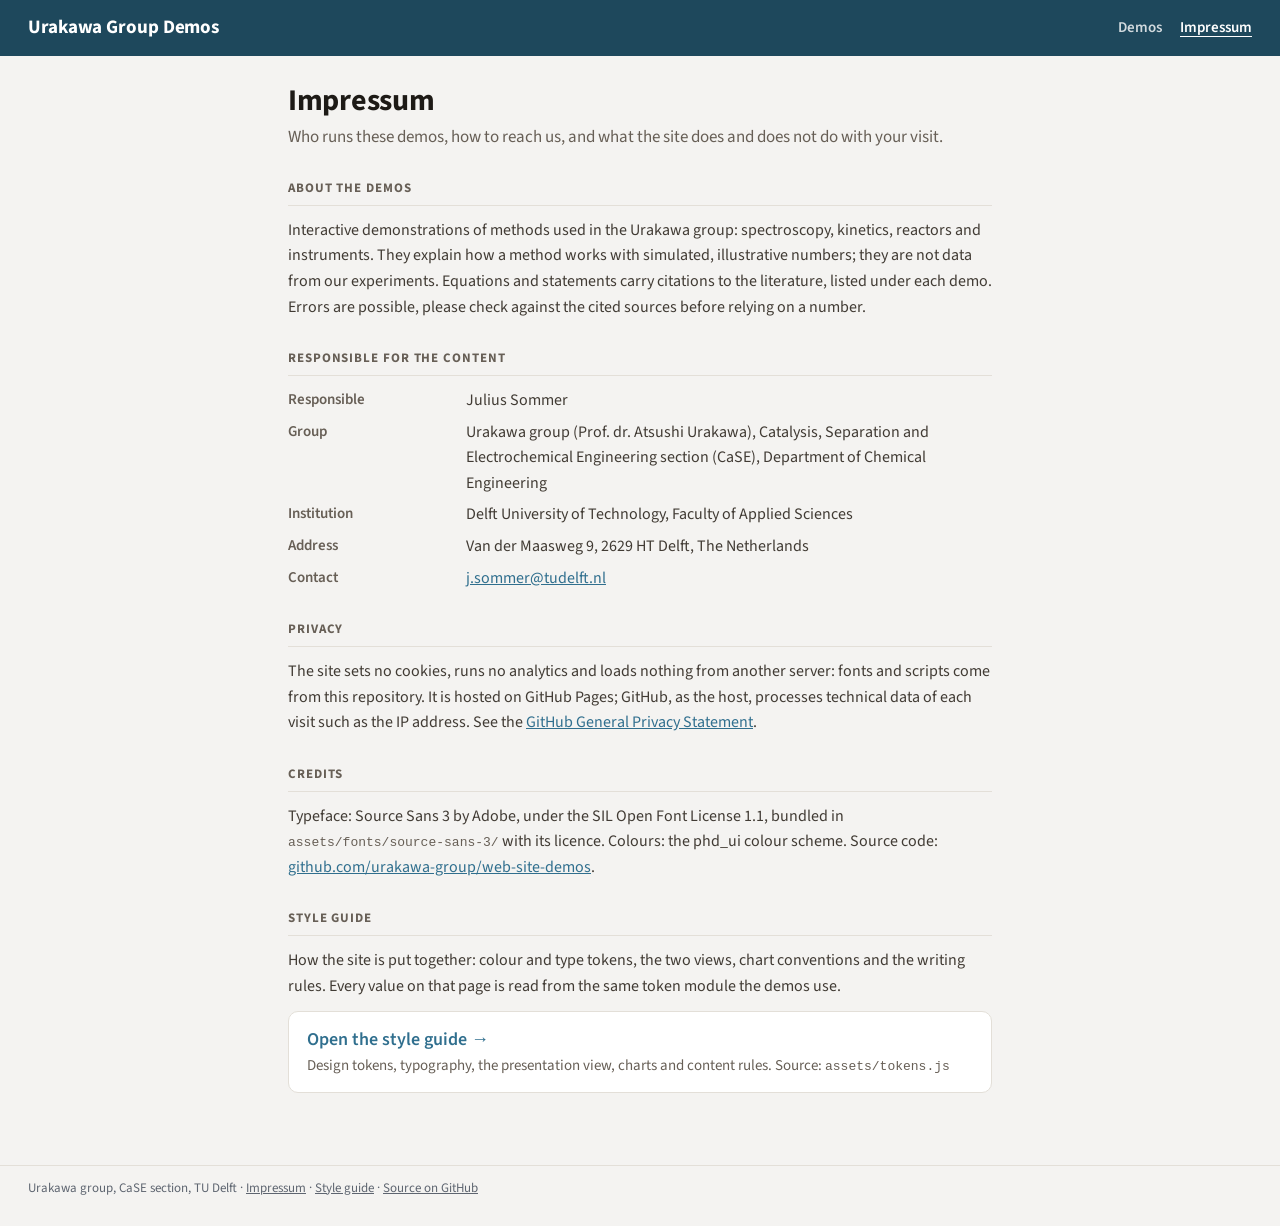
<file: impressum.html>
<!DOCTYPE html>
<!-- Impressum: who is responsible, contact, privacy, credits, and the way to the style guide. -->
<html lang="en">
<head>
<meta charset="utf-8">
<meta name="viewport" content="width=device-width, initial-scale=1">
<title>Impressum · Urakawa Group Demos</title>
<link rel="stylesheet" href="assets/site.css">
</head>
<body>
<main class="page">
  <h1>Impressum</h1>
  <p class="lead">Who runs these demos, how to reach us, and what the site does and does not do with your visit.</p>

  <h2>About the Demos</h2>
  <p>Interactive demonstrations of methods used in the Urakawa group: spectroscopy, kinetics, reactors and instruments. They explain how a method works with simulated, illustrative numbers; they are not data from our experiments. Equations and statements carry citations to the literature, listed under each demo. Errors are possible, please check against the cited sources before relying on a number.</p>

  <h2>Responsible for the Content</h2>
  <div class="info-grid">
    <span class="k">Responsible</span><span>Julius Sommer</span>
    <span class="k">Group</span><span>Urakawa group (Prof. dr. Atsushi Urakawa), Catalysis, Separation and Electrochemical Engineering section (CaSE), Department of Chemical Engineering</span>
    <span class="k">Institution</span><span>Delft University of Technology, Faculty of Applied Sciences</span>
    <span class="k">Address</span><span>Van der Maasweg 9, 2629 HT Delft, The Netherlands</span>
    <span class="k">Contact</span><span><a href="mailto:j.sommer@tudelft.nl">j.sommer@tudelft.nl</a></span>
  </div>

  <h2>Privacy</h2>
  <p>The site sets no cookies, runs no analytics and loads nothing from another server: fonts and scripts come from this repository. It is hosted on GitHub Pages; GitHub, as the host, processes technical data of each visit such as the IP address. See the <a href="https://docs.github.com/en/site-policy/privacy-policies/github-general-privacy-statement">GitHub General Privacy Statement</a>.</p>

  <h2>Credits</h2>
  <p>Typeface: Source Sans 3 by Adobe, under the SIL Open Font License 1.1, bundled in <code>assets/fonts/source-sans-3/</code> with its licence. Colours: the phd_ui colour scheme. Source code: <a href="https://github.com/urakawa-group/web-site-demos">github.com/urakawa-group/web-site-demos</a>.</p>

  <h2>Style Guide</h2>
  <p>How the site is put together: colour and type tokens, the two views, chart conventions and the writing rules. Every value on that page is read from the same token module the demos use.</p>
  <div class="cards">
    <a class="card" href="style-guide.html">
      <span class="card-title">Open the style guide →</span>
      <span class="card-desc">Design tokens, typography, the presentation view, charts and content rules. Source: <code>assets/tokens.js</code></span>
    </a>
  </div>
</main>
<script type="module">
  import { initShell } from './assets/shell.js';
  initShell({ page: 'impressum' });
</script>
</body>
</html>
</file>
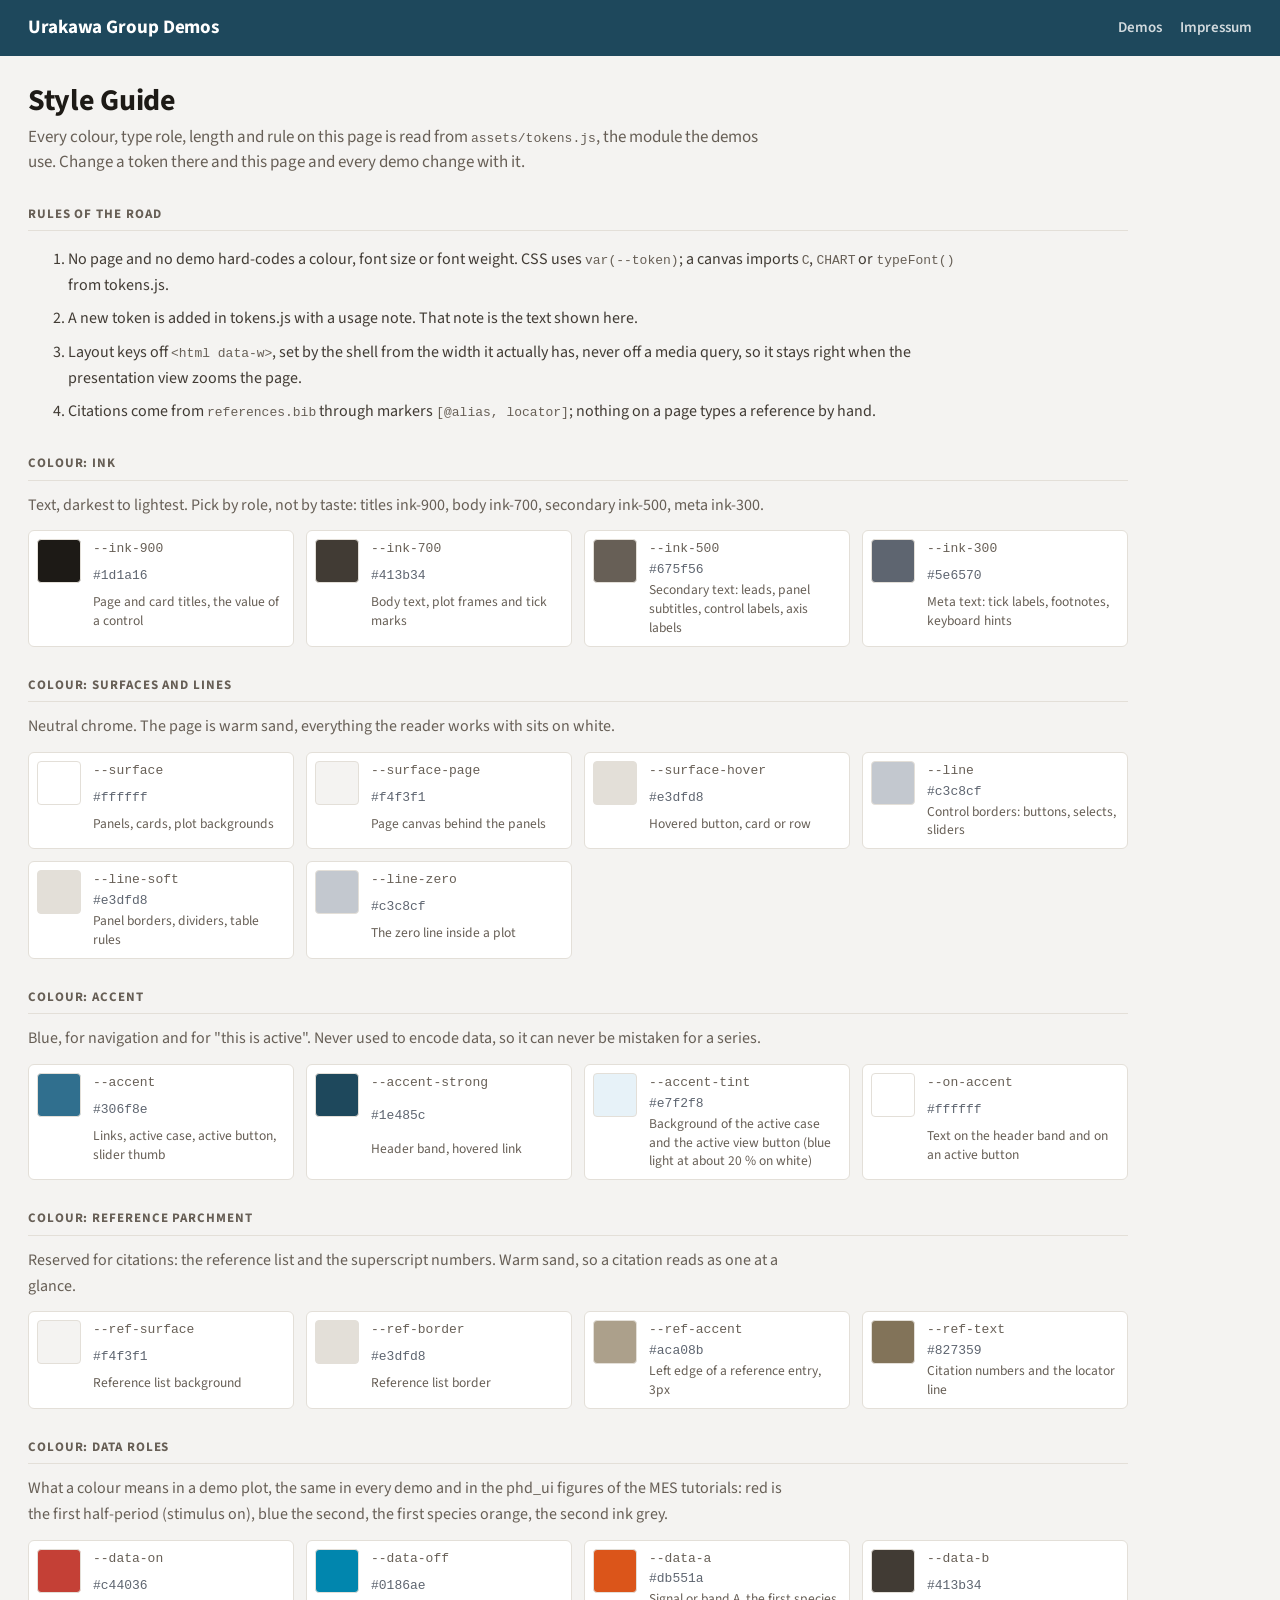
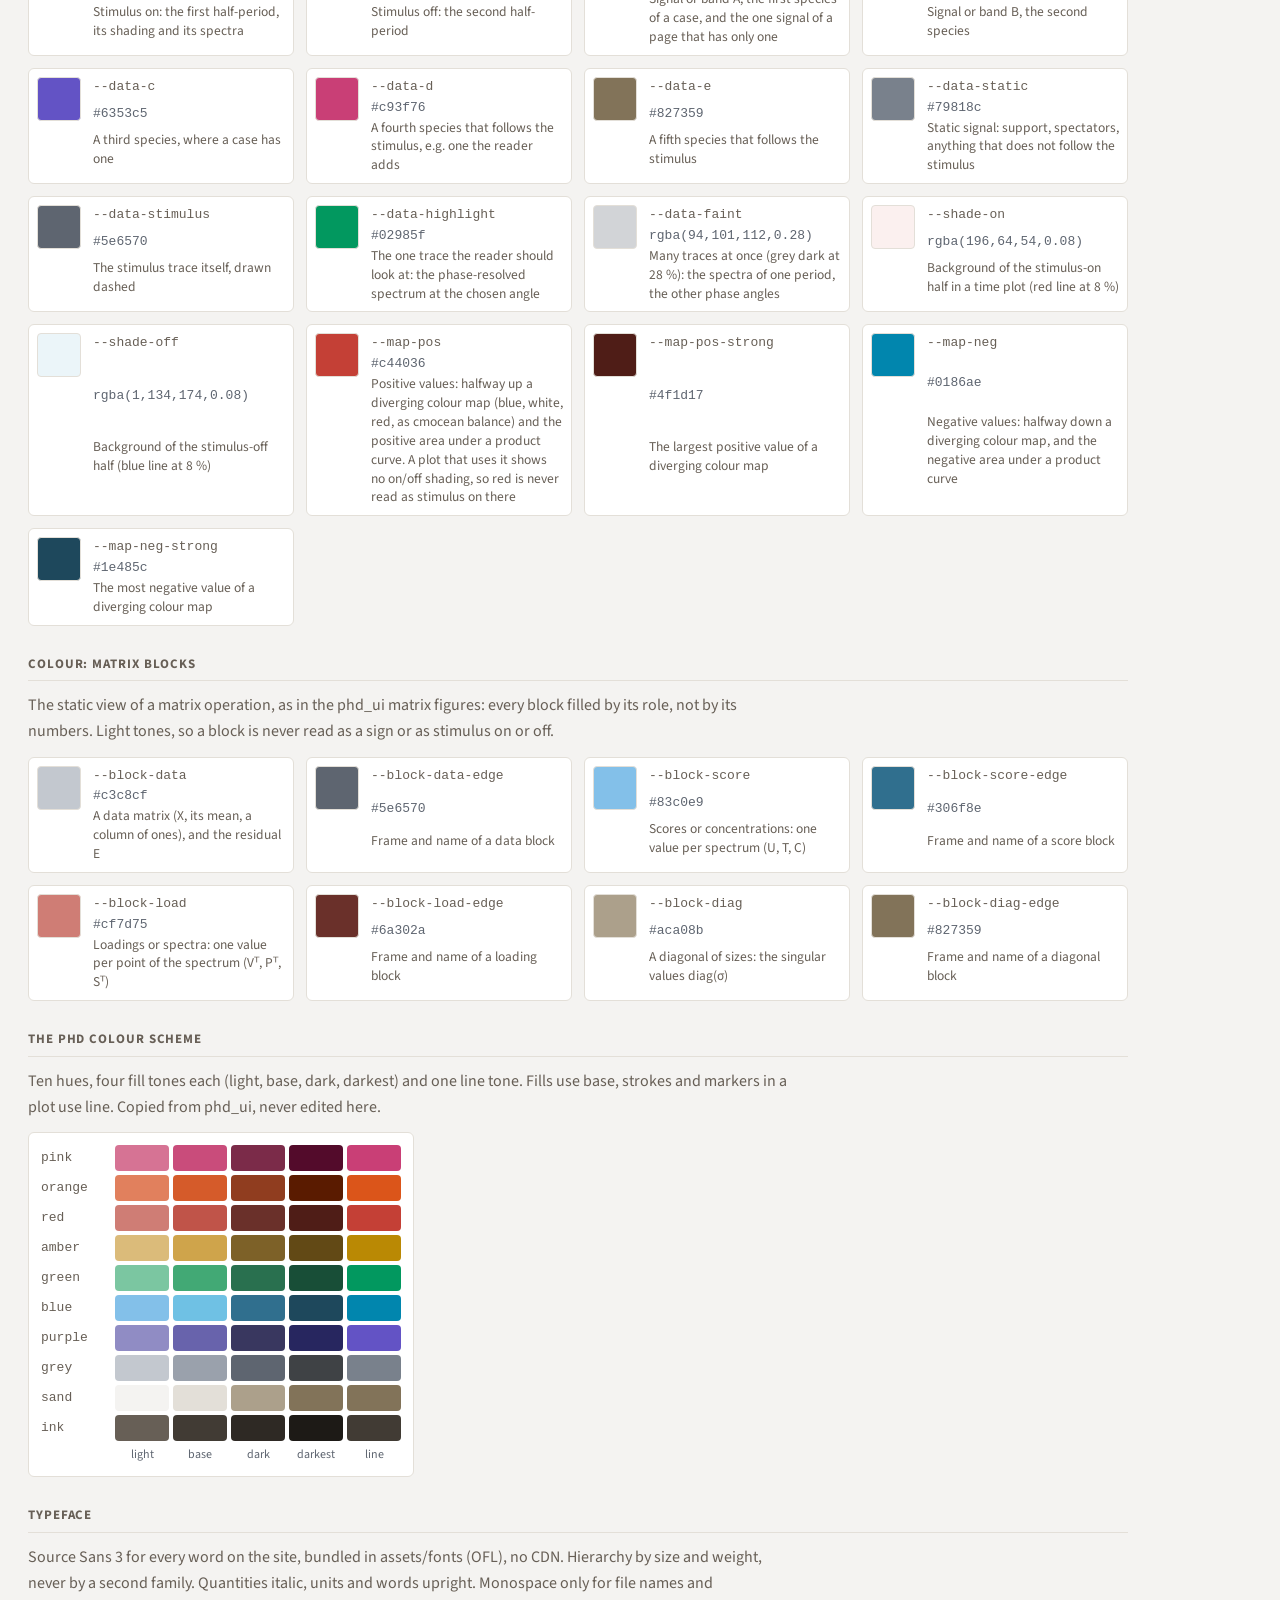
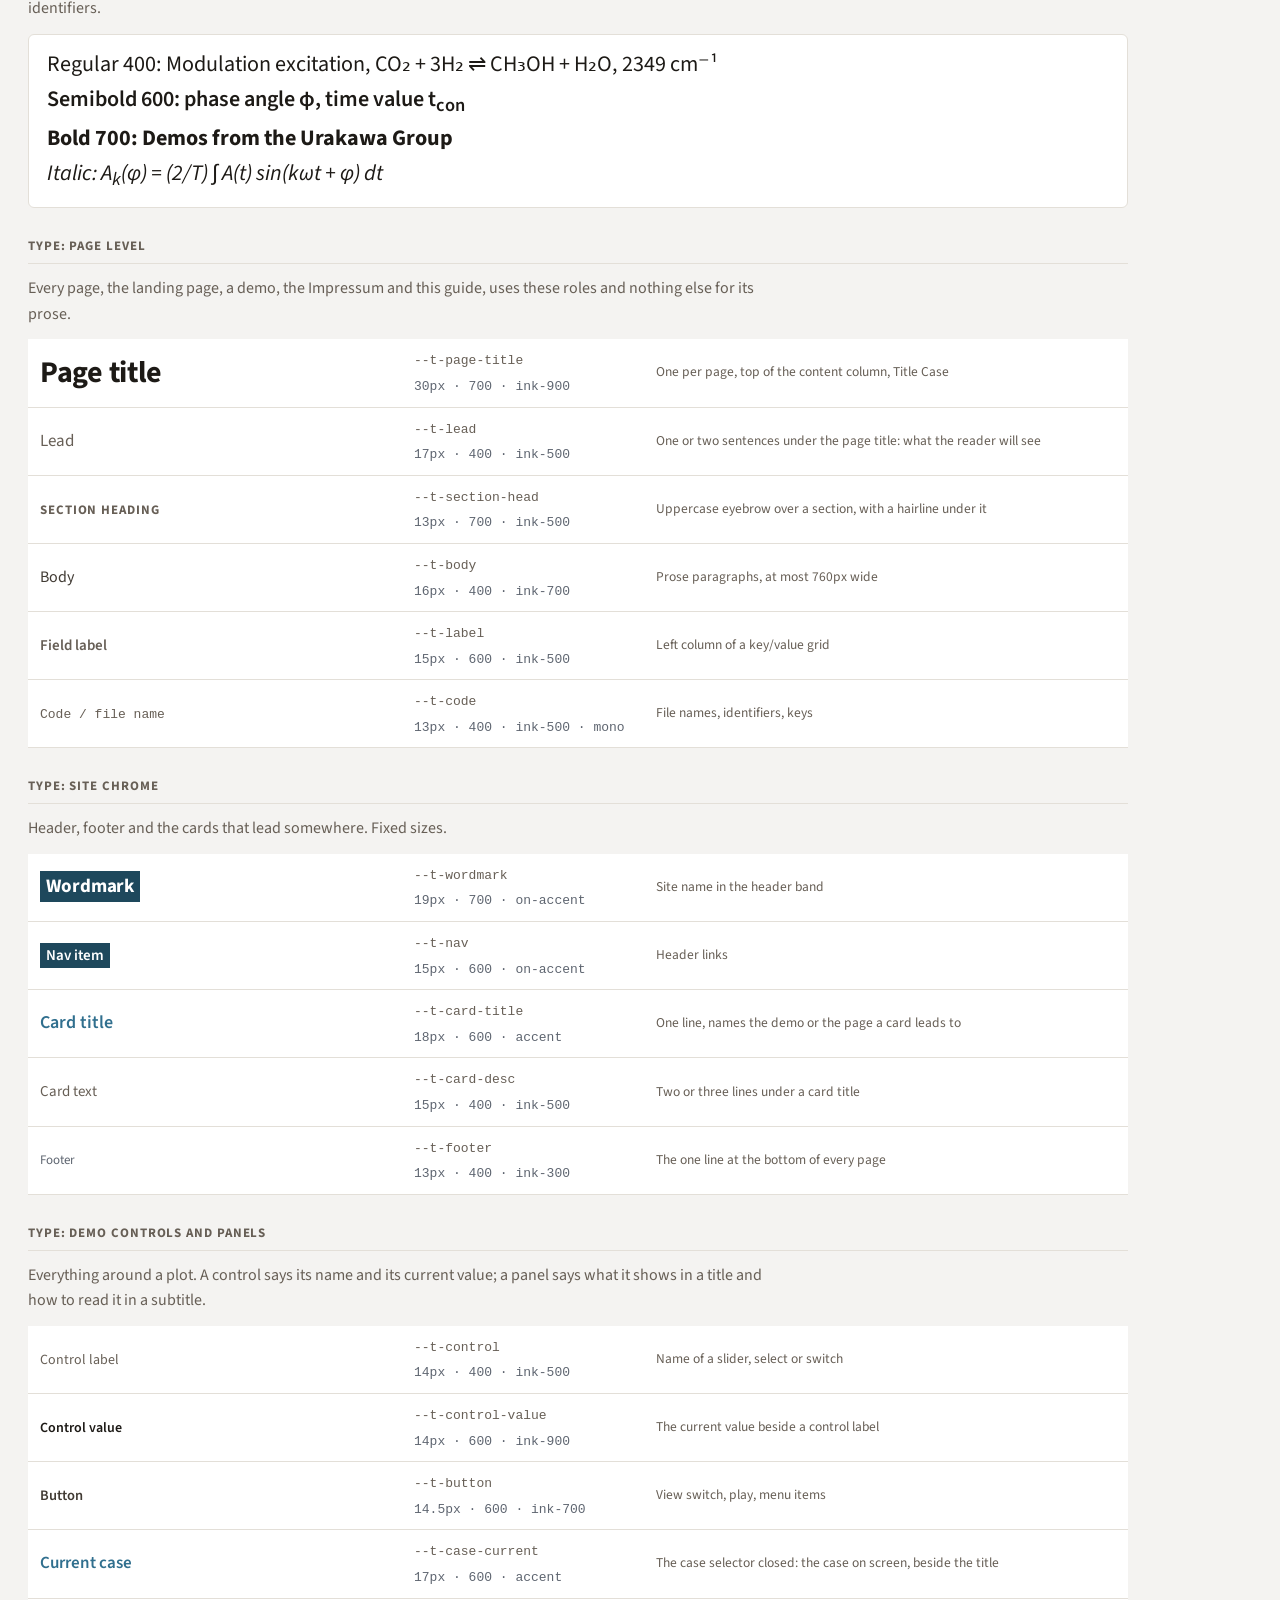
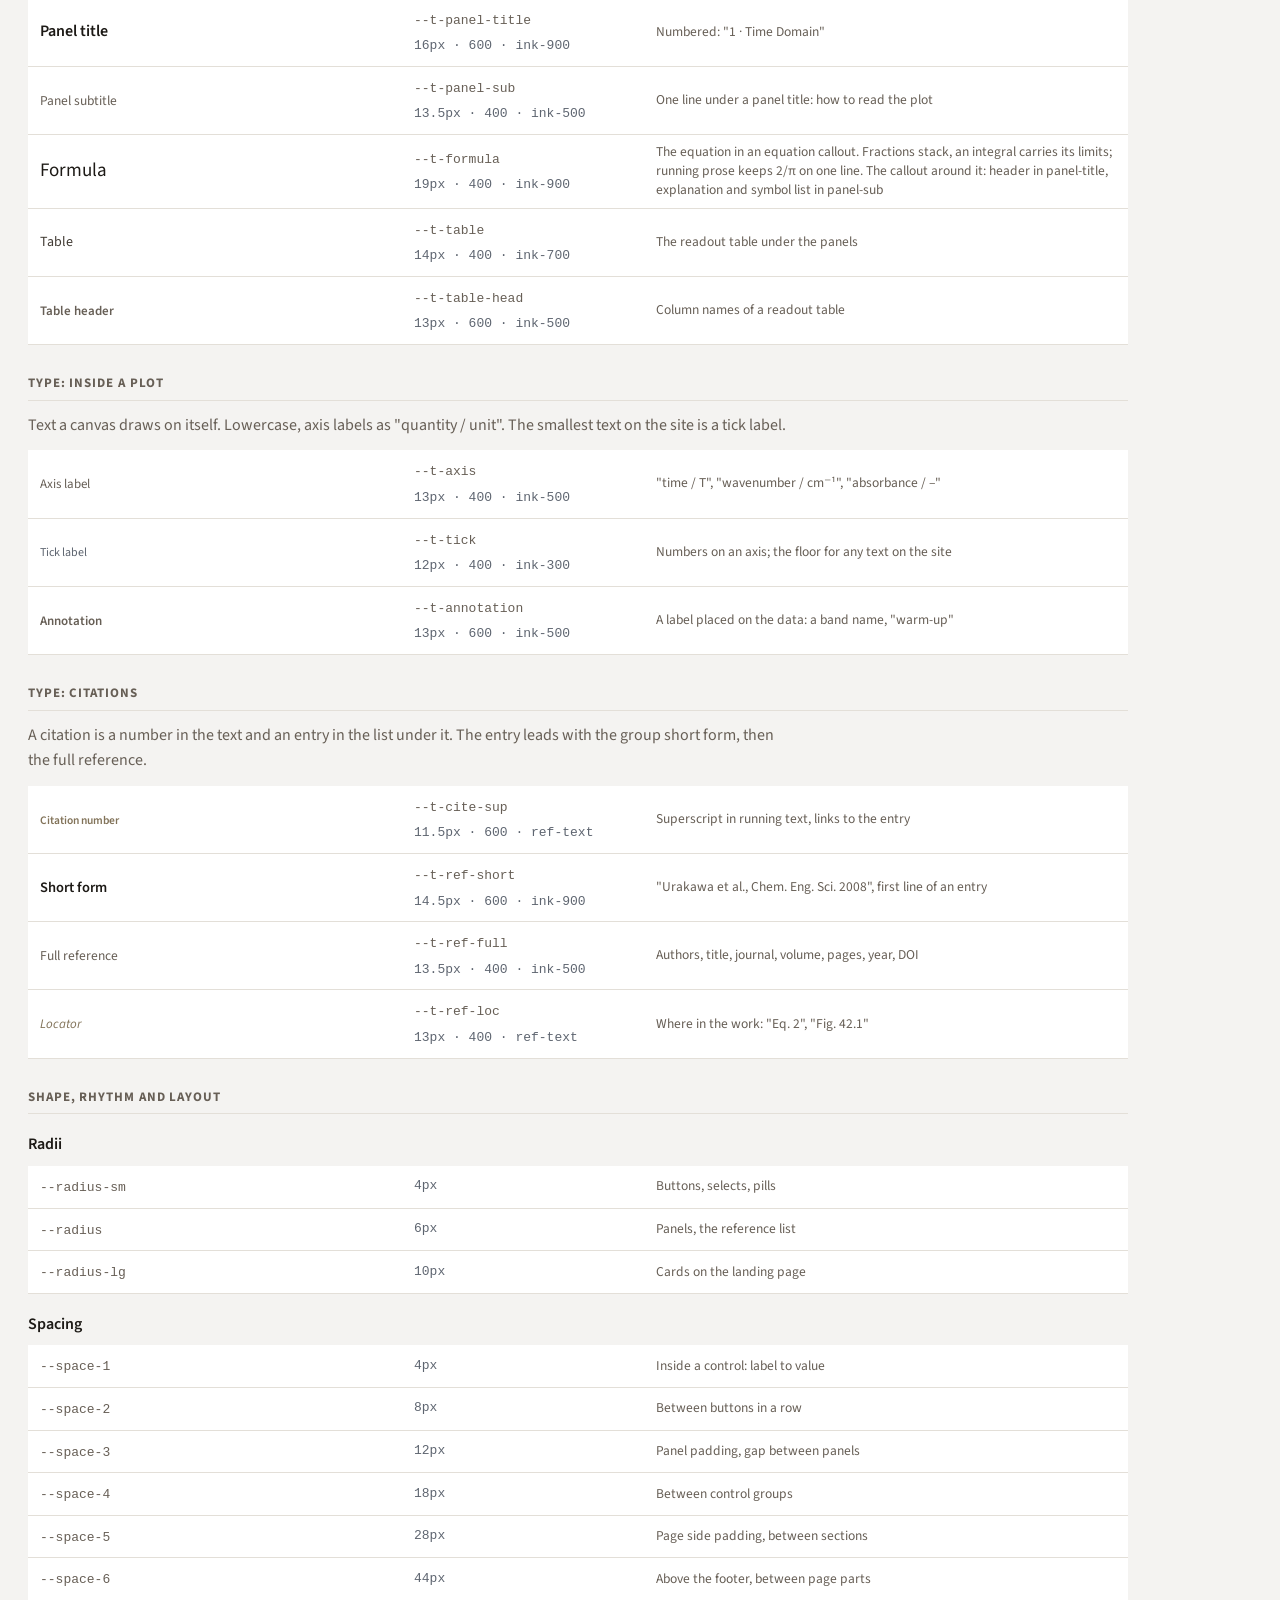
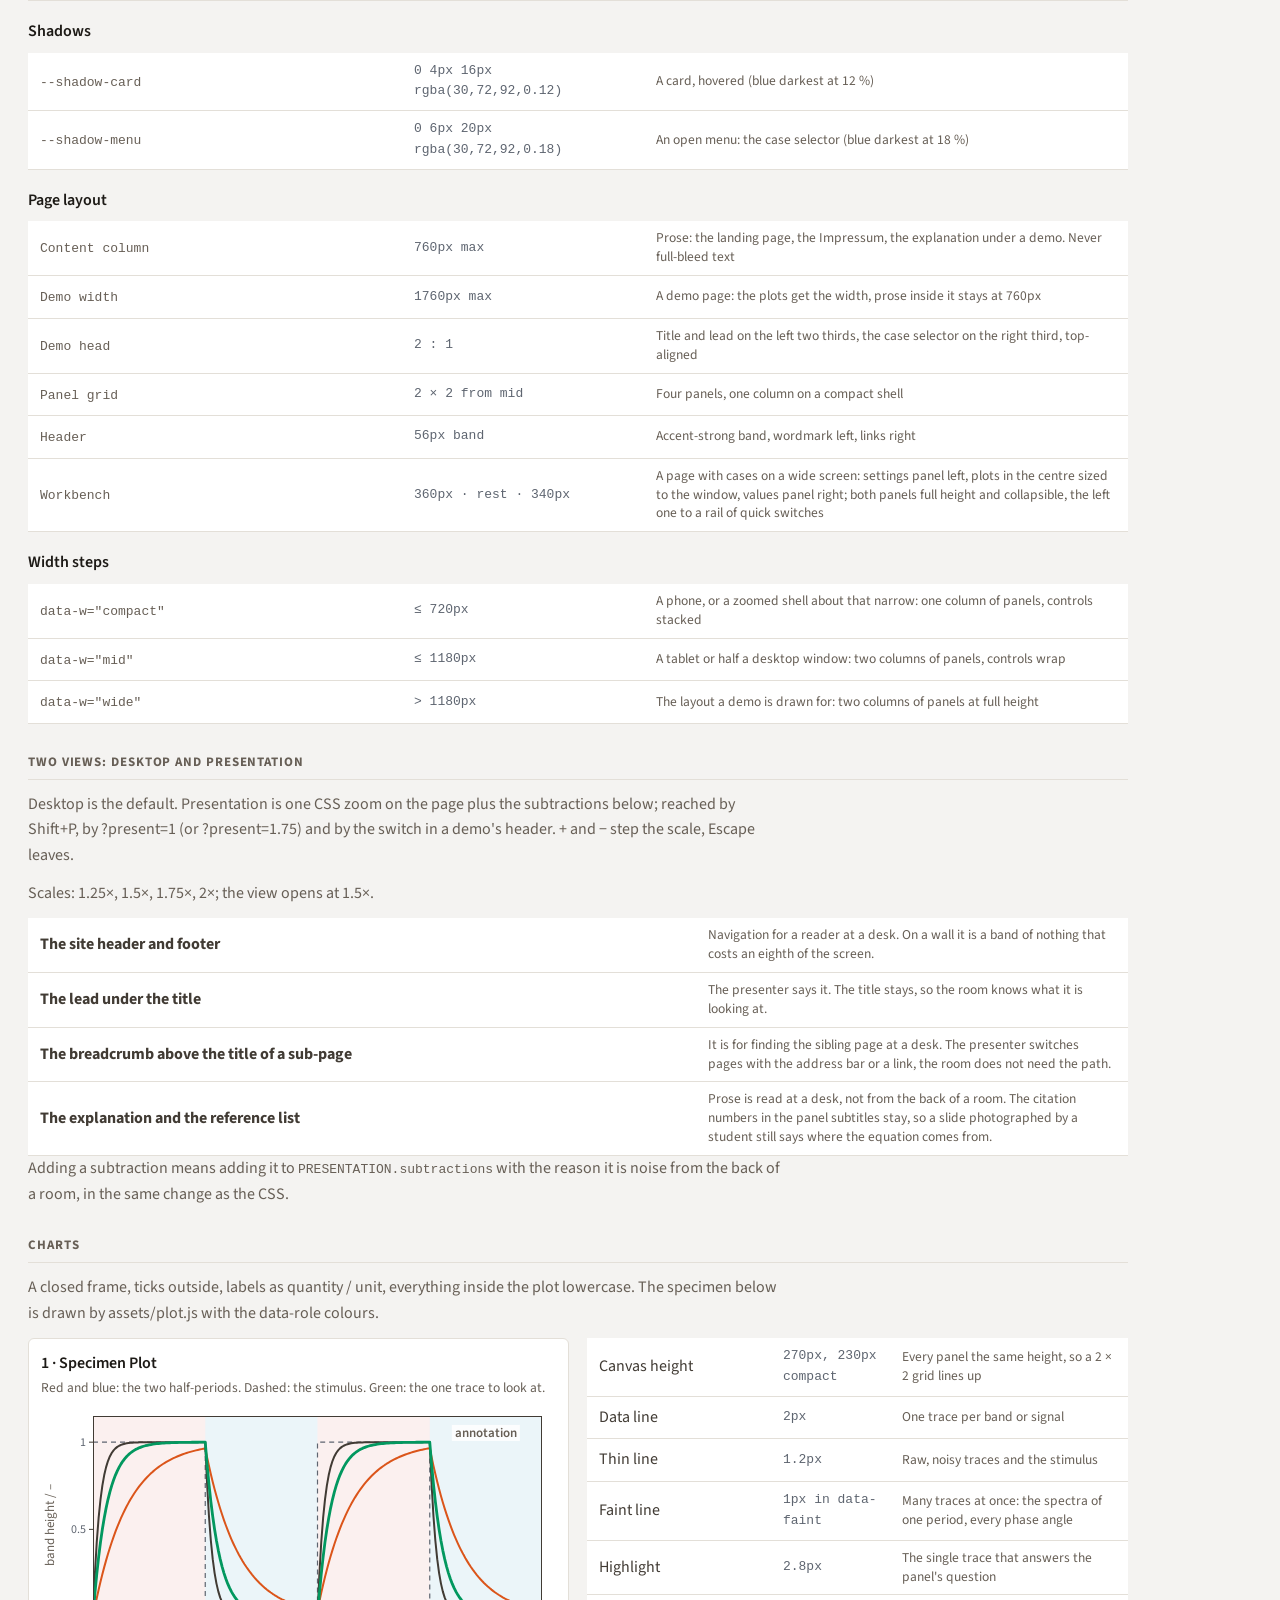
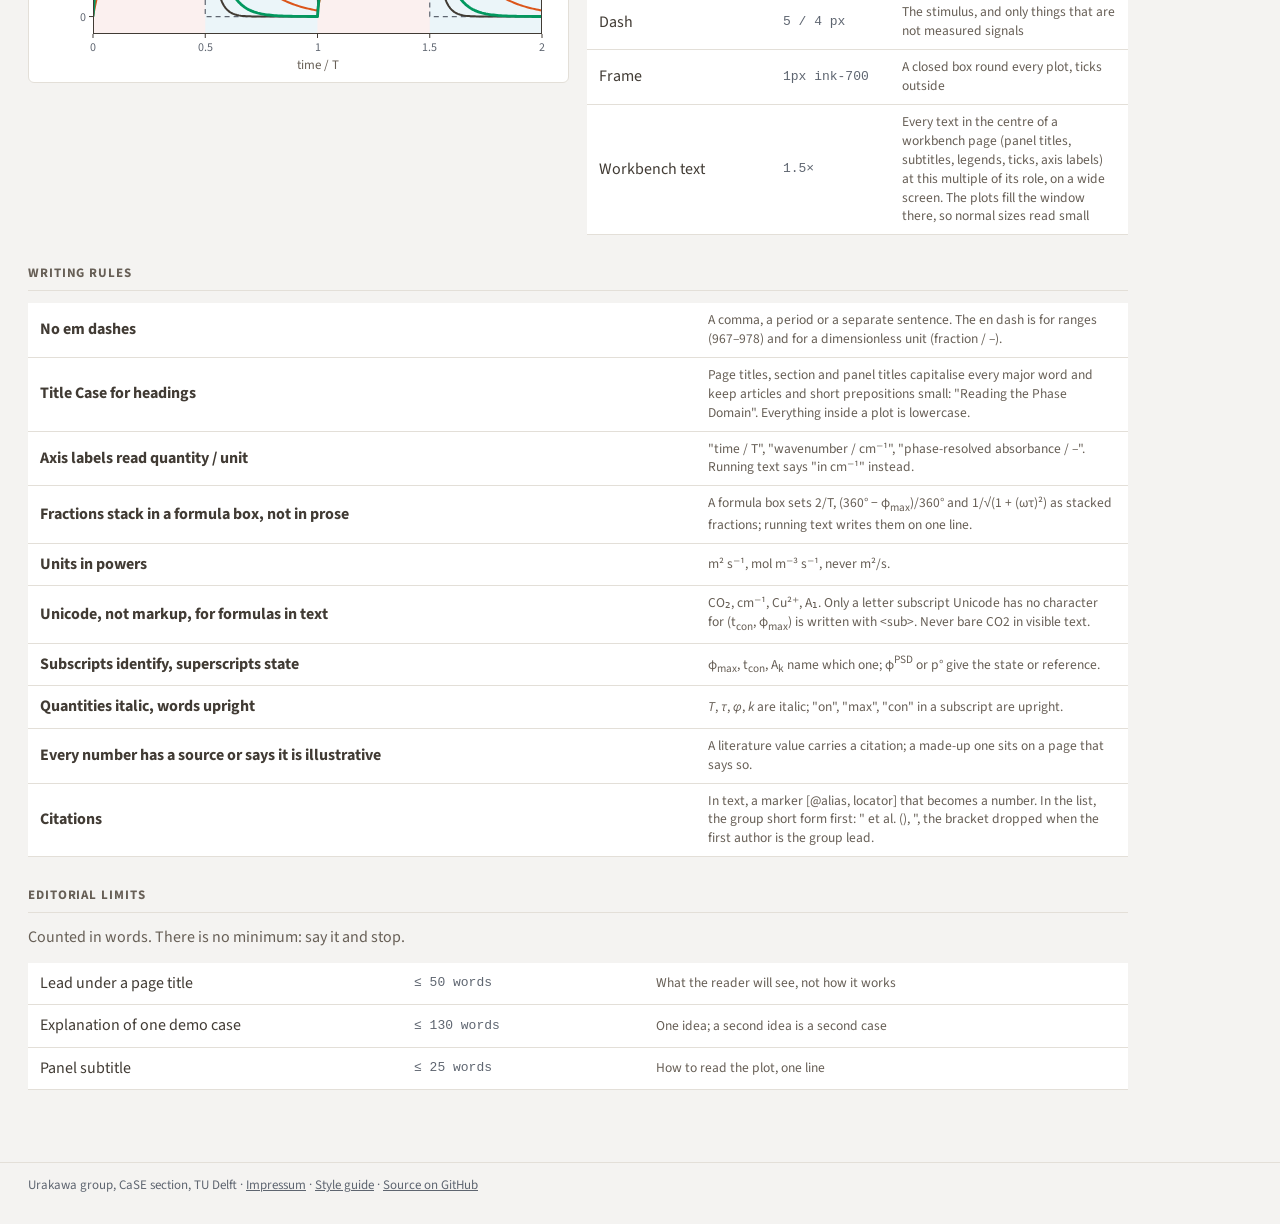
<file: style-guide.html>
<!DOCTYPE html>
<!-- Style guide, rendered live from assets/tokens.js so it cannot drift from the site. Linked from the Impressum. -->
<html lang="en">
<head>
<meta charset="utf-8">
<meta name="viewport" content="width=device-width, initial-scale=1">
<title>Style Guide · Urakawa Group Demos</title>
<link rel="stylesheet" href="assets/site.css">
</head>
<body>
<main class="page-wide sg">
  <h1>Style Guide</h1>
  <p class="lead">Every colour, type role, length and rule on this page is read from <code>assets/tokens.js</code>, the module the demos use. Change a token there and this page and every demo change with it.</p>
  <div id="sg"></div>
</main>
<script type="module">
  import { initShell } from './assets/shell.js';
  import * as T from './assets/tokens.js';
  import { plot } from './assets/plot.js';
  initShell({ page: 'styleguide' });

  const esc = s => String(s).replace(/&/g, '&amp;').replace(/</g, '&lt;');
  const out = [];
  const sec = (title, note, body) => out.push(`<section class="sg-section"><h2>${title}</h2>${note ? `<p class="sg-note">${note}</p>` : ''}${body}</section>`);

  sec('Rules of the Road', '', `<ol class="sg-rules">
    <li>No page and no demo hard-codes a colour, font size or font weight. CSS uses <code>var(--token)</code>; a canvas imports <code>C</code>, <code>CHART</code> or <code>typeFont()</code> from tokens.js.</li>
    <li>A new token is added in tokens.js with a usage note. That note is the text shown here.</li>
    <li>Layout keys off <code>&lt;html data-w&gt;</code>, set by the shell from the width it actually has, never off a media query, so it stays right when the presentation view zooms the page.</li>
    <li>Citations come from <code>references.bib</code> through markers <code>[@alias, locator]</code>; nothing on a page types a reference by hand.</li></ol>`);

  for (const g of T.COLOR_GROUPS) {
    sec(`Colour: ${g.title}`, g.note, `<div class="sg-swatches">${Object.entries(g.tokens).map(([k, t]) =>
      `<div class="sg-swatch"><span class="chip" style="background:${t.value}"></span><code>--${k}</code><span class="val">${esc(t.value)}</span><span class="use">${esc(t.usage)}</span></div>`).join('')}</div>`);
  }

  sec('The PhD Colour Scheme', T.SCHEME_NOTE, `<div class="sg-scheme">${Object.entries(T.SCHEME).map(([hue, tones]) =>
    `<div class="row"><code>${hue}</code>${['light', 'base', 'dark', 'darkest', 'line'].map(t =>
      `<span class="chip" title="${hue}.${t} ${tones[t]}" style="background:${tones[t]}"></span>`).join('')}</div>`).join('')}
    <div class="row head"><span></span>${['light', 'base', 'dark', 'darkest', 'line'].map(t => `<span>${t}</span>`).join('')}</div></div>`);

  sec('Typeface', T.FONTS_NOTE, `<div class="sg-specimen" style="font-family:var(--font-sans)">
    <div style="font-weight:400">Regular 400: Modulation excitation, CO₂ + 3H₂ ⇌ CH₃OH + H₂O, 2349 cm⁻¹</div>
    <div style="font-weight:600">Semibold 600: phase angle φ, time value t<sub>con</sub></div>
    <div style="font-weight:700">Bold 700: Demos from the Urakawa Group</div>
    <div style="font-style:italic">Italic: <i>A<sub>k</sub></i>(<i>φ</i>) = (2/<i>T</i>) ∫ <i>A</i>(<i>t</i>) sin(<i>kωt</i> + <i>φ</i>) d<i>t</i></div></div>`);

  for (const g of T.TYPE_GROUPS) {
    sec(`Type: ${g.title}`, g.note, `<table class="sg-type">${g.roles.map(r =>
      `<tr><td><span style="font-size:var(--t-${r.key}-size);font-weight:var(--t-${r.key}-weight);color:var(--t-${r.key}-color);font-family:var(--t-${r.key}-ff);letter-spacing:var(--t-${r.key}-ls);text-transform:var(--t-${r.key}-tt);font-style:var(--t-${r.key}-fs);${r.color === 'on-accent' ? 'background:var(--accent-strong);padding:2px 6px;' : ''}">${esc(r.label)}</span></td>
        <td><code>--t-${r.key}</code><br><span class="val">${r.size} · ${r.weight} · ${r.color}${r.family === 'mono' ? ' · mono' : ''}</span></td><td class="use">${esc(r.usage)}</td></tr>`).join('')}</table>`);
  }

  const scale = (title, map) => `<h3 class="sg-h3">${title}</h3><table class="sg-type">${Object.entries(map).map(([k, t]) =>
    `<tr><td><code>${k.startsWith('radius') || k.startsWith('space') || k.startsWith('shadow') ? '--' + k : k}</code></td><td class="val">${esc(t.value)}</td><td class="use">${esc(t.usage)}</td></tr>`).join('')}</table>`;
  sec('Shape, Rhythm and Layout', '', scale('Radii', T.RADII) + scale('Spacing', T.SPACING) + scale('Shadows', T.SHADOWS) + scale('Page layout', T.PAGE_LAYOUT) +
    `<h3 class="sg-h3">Width steps</h3><table class="sg-type">${T.WIDTH_CLASSES.map(w => `<tr><td><code>data-w="${w.key}"</code></td><td class="val">${w.max === Infinity ? '&gt; 1180px' : '≤ ' + w.max + 'px'}</td><td class="use">${esc(w.usage)}</td></tr>`).join('')}</table>`);

  sec('Two Views: Desktop and Presentation', 'Desktop is the default. Presentation is one CSS zoom on the page plus the subtractions below; reached by Shift+P, by ?present=1 (or ?present=1.75) and by the switch in a demo\'s header. + and − step the scale, Escape leaves.',
    `<p class="sg-note">Scales: ${T.PRESENTATION.scales.map(s => s + '×').join(', ')}; the view opens at ${T.PRESENTATION.defaultScale}×.</p>
     <table class="sg-type">${T.PRESENTATION.subtractions.map(s => `<tr><td><b>${esc(s.what)}</b></td><td class="use" colspan="2">${esc(s.why)}</td></tr>`).join('')}</table>
     <p class="sg-note">Adding a subtraction means adding it to <code>PRESENTATION.subtractions</code> with the reason it is noise from the back of a room, in the same change as the CSS.</p>`);

  sec('Charts', 'A closed frame, ticks outside, labels as quantity / unit, everything inside the plot lowercase. The specimen below is drawn by assets/plot.js with the data-role colours.',
    `<div class="sg-chart"><div class="panel"><h3>1 · Specimen Plot</h3><p class="sub">Red and blue: the two half-periods. Dashed: the stimulus. Green: the one trace to look at.</p><canvas id="specimen"></canvas></div>
     <table class="sg-type">${T.CHART_DOCS.map(c => `<tr><td>${esc(c.name)}</td><td class="val">${esc(c.value)}</td><td class="use">${esc(c.usage)}</td></tr>`).join('')}</table></div>`);

  sec('Writing Rules', '', `<table class="sg-type">${T.WRITING_RULES.map(r => `<tr><td><b>${esc(r.rule)}</b></td><td class="use" colspan="2">${r.detail}</td></tr>`).join('')}</table>`);
  sec('Editorial Limits', 'Counted in words. There is no minimum: say it and stop.',
    `<table class="sg-type">${T.CONTENT_LIMITS.map(l => `<tr><td>${esc(l.what)}</td><td class="val">≤ ${l.max} words</td><td class="use">${esc(l.usage)}</td></tr>`).join('')}</table>`);

  document.getElementById('sg').innerHTML = out.join('');

  function specimen() {
    const cv = document.getElementById('specimen');
    const xs = Array.from({ length: 241 }, (_, i) => i / 120);
    const step = x => (x % 1 < 0.5 ? 1 : 0);
    const fo = tau => { let y = 0; return xs.map((x, i) => (i ? (y = step(xs[i - 1]) + (y - step(xs[i - 1])) * Math.exp(-(1 / 120) / tau)) : 0)); };
    const p = plot(cv, { x: [0, 2], y: [-0.1, 1.15], xlabel: 'time / T', ylabel: 'band height / –', xticks: [[0, '0'], [0.5, '0.5'], [1, '1'], [1.5, '1.5'], [2, '2']], yticks: [[0, '0'], [0.5, '0.5'], [1, '1']] });
    for (const c of [0, 1]) { p.shadeX(c, c + 0.5, T.C['shade-on']); p.shadeX(c + 0.5, c + 1, T.C['shade-off']); }
    p.steps(xs, xs.map(step), T.C['data-stimulus']);
    p.line(xs, fo(0.15), T.C['data-a']);
    p.line(xs, fo(0.03), T.C['data-b']);
    p.line(xs, fo(0.06), T.C['data-highlight'], T.CHART.lineHighlight);
    p.text('annotation', 1.75, 1.03);
    p.axes();
  }
  (document.fonts ? document.fonts.ready : Promise.resolve()).then(specimen);
  window.addEventListener('shell:resize', specimen);
</script>
</body>
</html>
</file>
<file: assets/site.css>
/* Site styles. Every colour, size and weight comes from a token in tokens.js
   (written into :root by installTokens). No literal colour or font size below
   this line; a layout length is fine. */

@import url('fonts/source-sans-3/source-sans-3.css');

* { box-sizing: border-box; }
html, body { margin: 0; }
body {
  background: var(--surface-page);
  font-family: var(--font-sans);
  font-size: var(--t-body-size);
  color: var(--t-body-color);
  line-height: var(--t-body-lh);
  -webkit-text-size-adjust: 100%;
}
a { color: var(--accent); }
a:hover { color: var(--accent-strong); }
code { font-family: var(--t-code-ff); font-size: var(--t-code-size); color: var(--t-code-color); }

/* type roles as classes, for markup that is not a heading */
.note { font-size: var(--t-footer-size); color: var(--t-footer-color); margin-top: var(--space-3); }
.t-lead { font-size: var(--t-lead-size); color: var(--t-lead-color); line-height: var(--t-lead-lh); }

/* ---------- header and footer ---------- */
.site-header {
  background: var(--accent-strong);
  color: var(--on-accent);
  display: flex; align-items: center; gap: var(--space-4);
  padding: 0 var(--space-5); min-height: 56px;
}
.site-header .wordmark {
  font-size: var(--t-wordmark-size); font-weight: var(--t-wordmark-weight); color: var(--t-wordmark-color);
  letter-spacing: var(--t-wordmark-ls); text-decoration: none; margin-right: auto;
}
.site-header nav { display: flex; gap: var(--space-4); align-items: center; }
.site-header nav a {
  font-size: var(--t-nav-size); font-weight: var(--t-nav-weight); color: var(--t-nav-color);
  text-decoration: none; opacity: 0.8;
}
.site-header nav a:hover, .site-header nav a[aria-current] { opacity: 1; text-decoration: underline; text-underline-offset: 4px; }

.view-switch { display: inline-flex; border: 1px solid var(--on-accent); border-radius: var(--radius-sm); overflow: hidden; }
.view-switch button {
  font: inherit; font-size: var(--t-nav-size); font-weight: var(--t-nav-weight);
  background: transparent; color: var(--on-accent); border: 0; padding: 4px 12px; cursor: pointer; min-height: 30px;
}
.view-switch button[aria-pressed="true"] { background: var(--on-accent); color: var(--accent-strong); }

.site-footer {
  font-size: var(--t-footer-size); color: var(--t-footer-color);
  max-width: 1760px; margin: var(--space-6) auto 0; padding: var(--space-3) var(--space-5) var(--space-5);
  border-top: 1px solid var(--line-soft);
}
.site-footer a { color: inherit; }

/* ---------- page layout ---------- */
.page { max-width: 760px; margin: 0 auto; padding: var(--space-5); }
.page-wide { max-width: 1280px; margin: 0 auto; padding: var(--space-5); }
.page-demo { max-width: 1760px; margin: 0 auto; padding: var(--space-5); }
h1, .page-title {
  font-size: var(--t-page-title-size); font-weight: var(--t-page-title-weight); color: var(--t-page-title-color);
  line-height: var(--t-page-title-lh); letter-spacing: var(--t-page-title-ls); margin: 0 0 6px;
}
.lead { font-size: var(--t-lead-size); color: var(--t-lead-color); line-height: var(--t-lead-lh); margin: 0 0 var(--space-5); max-width: 760px; }
h2, .section-head {
  font-size: var(--t-section-head-size); font-weight: var(--t-section-head-weight); color: var(--t-section-head-color);
  text-transform: var(--t-section-head-tt); letter-spacing: var(--t-section-head-ls);
  margin: var(--space-5) 0 var(--space-3); padding-bottom: 6px; border-bottom: 1px solid var(--line-soft);
}
p { margin: 0 0 var(--space-3); }

/* key/value grid (Impressum) */
.info-grid { display: grid; grid-template-columns: 160px 1fr; gap: 6px var(--space-4); }
.info-grid .k { font-size: var(--t-label-size); font-weight: var(--t-label-weight); color: var(--t-label-color); }
[data-w="compact"] .info-grid { grid-template-columns: 1fr; gap: 0; }
[data-w="compact"] .info-grid .k { margin-top: var(--space-2); }

/* cards */
.cards { display: grid; gap: var(--space-3); }
a.card {
  display: block; background: var(--surface); border: 1px solid var(--line-soft); border-radius: var(--radius-lg);
  padding: 14px 18px; color: inherit; text-decoration: none;
}
a.card:hover { border-color: var(--accent); box-shadow: var(--shadow-card); }
a.card .card-title { display: block; font-size: var(--t-card-title-size); font-weight: var(--t-card-title-weight); color: var(--t-card-title-color); }
a.card .card-desc { display: block; font-size: var(--t-card-desc-size); color: var(--t-card-desc-color); line-height: var(--t-card-desc-lh); }

/* ---------- citations ---------- */
sup.cite { font-size: var(--t-cite-sup-size); font-weight: var(--t-cite-sup-weight); line-height: 0; }
sup.cite a { color: var(--t-cite-sup-color); text-decoration: none; }
sup.cite a:hover { text-decoration: underline; }
ol.refs {
  list-style: none; margin: var(--space-3) 0 0; padding: var(--space-2) var(--space-3);
  background: var(--ref-surface); border: 1px solid var(--ref-border); border-radius: var(--radius);
}
ol.refs li { display: grid; grid-template-columns: 26px 1fr; padding: 8px 0 8px 10px; border-left: 3px solid var(--ref-accent); margin: 6px 0; }
ol.refs li:target { background: var(--surface); }
ol.refs .n { font-size: var(--t-cite-sup-size); font-weight: var(--t-cite-sup-weight); color: var(--t-cite-sup-color); padding-top: 2px; }
ol.refs .short { font-size: var(--t-ref-short-size); font-weight: var(--t-ref-short-weight); color: var(--t-ref-short-color); display: block; }
ol.refs .full { font-size: var(--t-ref-full-size); color: var(--t-ref-full-color); line-height: var(--t-ref-full-lh); display: block; }
ol.refs .loc { font-size: var(--t-ref-loc-size); color: var(--t-ref-loc-color); font-style: var(--t-ref-loc-fs); display: block; }

/* ---------- demo: head with the case selector ---------- */
.demo-head { display: grid; grid-template-columns: 2fr 1fr; gap: var(--space-5); align-items: start; margin-bottom: var(--space-3); }
.demo-head .lead { margin-bottom: 0; }
[data-w="compact"] .demo-head { grid-template-columns: 1fr; gap: var(--space-3); }
.case-select { position: relative; display: flex; flex-direction: column; gap: var(--space-1); padding-top: 4px; }
.case-select-label { font-size: var(--t-control-size); color: var(--t-control-color); }
#caseBtn {
  font: inherit; font-size: var(--t-case-current-size); font-weight: var(--t-case-current-weight); color: var(--t-case-current-color);
  display: flex; align-items: center; gap: var(--space-2); width: 100%; text-align: left;
  background: var(--accent-tint); border: 1px solid var(--accent); border-radius: var(--radius-sm);
  padding: 8px 12px; min-height: 44px; cursor: pointer;
}
#caseBtn .caret { margin-left: auto; color: var(--accent); }
#caseBtn .n, #caseMenu .n { color: var(--ink-300); font-weight: var(--t-control-weight); min-width: 1.2em; }
#caseMenu {
  position: absolute; top: 100%; left: 0; right: 0; z-index: 20; margin: 4px 0 0; padding: 4px 0; list-style: none;
  background: var(--surface); border: 1px solid var(--line); border-radius: var(--radius-sm); box-shadow: var(--shadow-menu);
}
#caseMenu li {
  display: flex; gap: var(--space-2); padding: 8px 12px; cursor: pointer;
  font-size: var(--t-button-size); font-weight: var(--t-button-weight); color: var(--t-button-color);
}
#caseMenu li:hover, #caseMenu li:focus { background: var(--surface-hover); outline: none; }
#caseMenu li[aria-selected="true"] { color: var(--accent); background: var(--accent-tint); }

/* breadcrumb above the title of a demo sub-page */
.crumbs { font-size: var(--t-control-size); color: var(--t-control-color); margin: 0 0 var(--space-1); }
.crumbs a { text-decoration: none; }
.crumbs a:hover { text-decoration: underline; }

/* ---------- workbench: an app layout under the site header ----------
   Full-height panels flush with the window edges, settings left and values
   right, both collapsible. The centre scrolls on its own: first the stage
   (title and plots, sized to the window), then the text. Nothing in it
   changes size when a setting changes: subtitles and legends keep a fixed
   height, so the plots never jump. */
.page-wb { margin: 0; }
body.wb-locked { overflow: hidden; }
.workbench { position: relative; display: grid; grid-template-columns: 360px minmax(0, 1fr) 360px; align-items: stretch; }
.workbench.left-closed { grid-template-columns: 44px minmax(0, 1fr) 360px; }
.workbench.right-closed { grid-template-columns: 360px minmax(0, 1fr) 0; }
.workbench.left-closed.right-closed { grid-template-columns: 44px minmax(0, 1fr) 0; }
.wb-side {
  background: var(--surface); padding: var(--space-3) var(--space-4); overflow-y: auto; min-height: 0;
  display: flex; flex-direction: column; gap: var(--space-3); scrollbar-gutter: stable;
}
.side-open { display: flex; flex-direction: column; gap: var(--space-3); }
.wb-left { border-right: 1px solid var(--line-soft); }
.wb-right { border-left: 1px solid var(--line-soft); padding-left: var(--space-3); padding-right: var(--space-3); scrollbar-gutter: auto; }
.right-closed .wb-right { display: none; }
.left-closed .wb-left { padding: var(--space-2) 6px; overflow: visible; align-items: center; scrollbar-gutter: auto; }
.left-closed .side-open { display: none; }
.side-head { display: flex; align-items: center; justify-content: space-between; gap: var(--space-2); }
.side-toggle {
  font: inherit; font-size: var(--t-control-size); color: var(--ink-300); background: none;
  border: 1px solid var(--line); border-radius: var(--radius-sm); padding: 2px 8px; cursor: pointer; align-self: flex-end;
}
.side-toggle:hover { background: var(--surface-hover); color: var(--ink-700); }
.left-closed .side-toggle { align-self: center; padding: 2px 0; width: 30px; }
.right-tab {
  position: absolute; right: 0; top: var(--space-3); z-index: 5;
  font: inherit; font-size: var(--t-control-size); color: var(--accent); background: var(--surface);
  border: 1px solid var(--line); border-right: 0; border-radius: var(--radius-sm) 0 0 var(--radius-sm); padding: 4px 8px; cursor: pointer;
}
.right-tab:hover { background: var(--accent-tint); }
.side-note { font-size: var(--t-footer-size); color: var(--t-footer-color); line-height: var(--t-panel-sub-lh); margin: 0; }

.wb-main { min-height: 0; min-width: 0; overflow-y: auto; overscroll-behavior: contain; }
.wb-side { overscroll-behavior: contain; }
.wb-stage { display: flex; flex-direction: column; padding: var(--space-3) var(--space-4) var(--space-4); }
.wb-below { padding: 0 var(--space-4); }
.wb-below .explain { margin-top: var(--space-2); grid-template-columns: minmax(0, 1fr) minmax(0, 1fr); gap: var(--space-5); }
[data-w="mid"] .wb-below .explain, [data-w="compact"] .wb-below .explain { grid-template-columns: 1fr; }
.wb-below .site-footer { margin-top: var(--space-6); padding-left: 0; padding-right: 0; }
.wb-head { flex: none; margin-bottom: var(--space-3); }
.wb-head h1 { margin-bottom: 2px; }
.wb-head .lead { margin-bottom: 0; }
.wb-center { flex: 1 1 0; display: grid; grid-template-columns: 1fr 1fr; grid-template-rows: 1fr 1fr; gap: var(--space-3); min-height: 0; }
.wb-center .panel { display: flex; flex-direction: column; min-height: 0; }
.wb-center .panel canvas { flex: 1 1 0; min-height: 0; height: auto; }
/* fixed heights: two lines of subtitle, one of legend, whatever they hold */
.wb-center .panel .sub { flex: none; height: calc(2 * var(--t-panel-sub-lh) * 1em); overflow: hidden; }
.sub-row { display: flex; align-items: flex-start; gap: var(--space-3); flex: none; }
.wb-center .panel .sub-row .sub, .sub-row .sub { flex: 1 1 0; min-width: 0; }
.phi-field { flex: none; white-space: nowrap; margin-right: var(--space-3); color: var(--data-highlight); font-weight: var(--t-control-value-weight); font-size: var(--t-panel-sub-size); }
[data-w="wide"] .phi-field { font-size: calc(var(--t-panel-sub-size) * var(--wb-text-scale)); }
.sub-row .view-seg { flex: none; margin-right: var(--space-3); }
/* a view switch in the title row of a panel, where the subtitle would leave it no room */
.wb-center .panel .title-row { flex: none; display: flex; align-items: center; justify-content: space-between; gap: var(--space-3); min-width: 0; }
.wb-center .panel .title-row h3 { flex: 1 1 0; min-width: 0; }
.title-row .view-seg { flex: none; margin-right: var(--space-3); }
[data-w="wide"] .sub-row .view-seg button, [data-w="wide"] .title-row .view-seg button { font-size: calc(var(--t-control-size) * 1.2); }
.phi-field input {
  font: inherit; color: inherit; width: 3.2em; text-align: right; font-variant-numeric: tabular-nums;
  border: 1px solid var(--line); border-radius: var(--radius-sm); background: var(--surface); padding: 0 4px; margin: 0 1px;
}
.phi-field input:focus { outline: none; border-color: var(--data-highlight); }
.phi-field input.preview { border-style: dashed; }
.wb-center .panel h3 { flex: none; white-space: nowrap; overflow: hidden; text-overflow: ellipsis; }
.wb-center .legend { flex: none; height: calc(var(--legend-lines, 2) * 1.5em + (var(--legend-lines, 2) - 1) * 4px + 6px); line-height: 1.5; overflow: hidden; align-content: flex-start; }
.wb-center .legend span { flex: none; white-space: nowrap; }
/* the centre's text at the workbench scale, on a wide screen */
[data-w="wide"] .wb-center .panel h3 { font-size: calc(var(--t-panel-title-size) * var(--wb-text-scale)); }
[data-w="wide"] .wb-center .panel .sub,
[data-w="wide"] .wb-center .legend { font-size: calc(var(--t-panel-sub-size) * var(--wb-text-scale)); }

/* narrower than wide: the page scrolls as usual; head and plots, then settings, then values */
[data-w="mid"] .workbench, [data-w="compact"] .workbench { grid-template-columns: 1fr; height: auto; }
[data-w="mid"] .wb-main, [data-w="compact"] .wb-main { order: 0; overflow: visible; }
[data-w="mid"] .wb-left, [data-w="compact"] .wb-left { order: 1; border-right: 0; border-top: 1px solid var(--line-soft); }
[data-w="mid"] .wb-right, [data-w="compact"] .wb-right { order: 2; border-left: 0; border-top: 1px solid var(--line-soft); display: flex; }
[data-w="mid"] .wb-below, [data-w="compact"] .wb-below { order: 3; }
[data-w="mid"] .side-toggle, [data-w="compact"] .side-toggle, [data-w="mid"] .right-tab, [data-w="compact"] .right-tab { display: none; }
[data-w="mid"] .left-closed .side-open, [data-w="compact"] .left-closed .side-open { display: flex; }
[data-w="mid"] .rail, [data-w="compact"] .rail { display: none; }
[data-w="mid"] .wb-center, [data-w="compact"] .wb-center { flex: none; }
[data-w="mid"] .wb-center .panel canvas { flex: none; height: var(--chart-h); }
[data-w="compact"] .wb-center { grid-template-columns: 1fr; grid-template-rows: none; }
[data-w="compact"] .wb-center .panel canvas { flex: none; height: var(--chart-h-compact); }
[data-w="mid"] .wb-side, [data-w="compact"] .wb-side { overflow: visible; }
[data-w="mid"] .side-open { display: grid; grid-template-columns: repeat(2, minmax(0, 1fr)); align-items: start; }
[data-w="mid"] .side-open > .sgroup:first-child { grid-column: 1 / -1; }
[data-w="mid"] .side-open > .sgroup:last-child { grid-column: 1 / -1; }
[data-w="mid"] #species { display: grid; grid-template-columns: repeat(2, minmax(0, 1fr)); }
.ctl .seg { align-self: flex-start; }

/* the rail: quick switches while the settings are collapsed, as in IR-bands */
.rail { display: flex; flex-direction: column; align-items: center; gap: 5px; }
.rail-btn {
  width: 30px; height: 28px; padding: 0; display: flex; align-items: center; justify-content: center;
  font: inherit; font-size: var(--t-control-size); font-weight: var(--t-control-value-weight); line-height: 1;
  color: var(--ink-300); background: none; border: 1px solid var(--line); border-radius: var(--radius-sm); cursor: pointer;
}
.rail-btn:hover { background: var(--surface-hover); color: var(--ink-700); }
.rail-btn.on { background: var(--accent-tint); border-color: var(--accent); color: var(--accent); }
.rail-btn:disabled { opacity: 0.4; cursor: default; }
.rail-btn[data-r^="sp:"] { border-left: 3px solid var(--c); }
.rail-btn[data-r^="sp:"].on { color: var(--c); background: var(--surface); border-color: var(--c); }
.rail-btn.refused { border-color: var(--data-on); }
.rail-rule { width: 30px; margin: 4px 0; border: 0; border-top: 2px solid var(--line-soft); }
.rail-wrap { position: relative; }
.fly {
  position: absolute; left: 36px; top: -4px; z-index: 40; min-width: 170px;
  background: var(--surface); border: 1px solid var(--line); border-radius: var(--radius-sm); box-shadow: var(--shadow-menu); padding-bottom: 3px;
}
.fly-title { padding: 6px 10px 5px; border-bottom: 1px solid var(--line-soft); margin-bottom: 3px; font-size: var(--t-control-size); font-weight: var(--t-control-value-weight); color: var(--ink-700); white-space: nowrap; }
.fly-item {
  display: block; width: 100%; padding: 5px 10px; text-align: left; white-space: nowrap; cursor: pointer;
  font: inherit; font-size: var(--t-control-size); color: var(--t-control-color); background: none; border: 0;
}
.fly-item:hover { background: var(--surface-hover); }
.fly-item.fly-on { color: var(--accent); font-weight: var(--t-control-value-weight); background: var(--accent-tint); }

/* the values in the right panel, as a table */
table.readout.side { margin-top: 0; width: 100%; font-size: var(--t-table-size); }
table.readout.side th, table.readout.side td { padding: 4px 3px; white-space: nowrap; }
table.readout.side th { vertical-align: bottom; line-height: 1.15; }
table.readout.side td:first-child { font-weight: var(--t-control-value-weight); max-width: 58px; overflow: hidden; text-overflow: ellipsis; }
.th-sub { font-weight: var(--t-control-weight); color: var(--ink-300); font-size: var(--t-footer-size); }

/* a group of the left panel: its heading folds it, as in IR-bands. Open, the
   heading is the section head; folded, a step lighter, with what the group is
   set to at the right. The case group's heading also carries "changed" and
   the button that collapses the whole panel. */
.sgroup { display: flex; flex-direction: column; gap: var(--space-2); padding-top: var(--space-2); border-top: 1px solid var(--line-soft); }
.sgroup:first-child { border-top: 0; padding-top: 0; }
.sg-head { display: flex; align-items: center; gap: var(--space-2); min-height: 28px; }
.sg-toggle {
  flex: 1; min-width: 0; display: flex; align-items: baseline; gap: var(--space-2); padding: 0; background: none; border: 0; cursor: pointer; text-align: left;
  font: inherit; font-size: var(--t-section-head-size); font-weight: var(--t-section-head-weight); color: var(--t-section-head-color);
  text-transform: var(--t-section-head-tt); letter-spacing: var(--t-section-head-ls);
}
.sg-toggle:hover .sg-name { color: var(--ink-900); }
.sg-sum { display: none; margin-left: auto; min-width: 0; overflow: hidden; text-overflow: ellipsis; white-space: nowrap;
  text-transform: none; letter-spacing: 0; font-size: var(--t-control-size); font-weight: var(--t-control-weight); color: var(--ink-300); }
.sgroup.closed .sg-name { color: var(--ink-300); }
.sgroup.closed .sg-sum { display: inline; }
.sgroup.closed .sg-body { display: none; }
.sg-body { display: flex; flex-direction: column; gap: var(--space-2); }
.check-row { display: flex; flex-wrap: wrap; gap: var(--space-2) var(--space-4); }
.check-row input:disabled + span { opacity: 0.45; }
.sg-head .side-toggle { align-self: center; }
.side-group { display: flex; flex-direction: column; gap: var(--space-2); padding-top: var(--space-2); border-top: 1px solid var(--line-soft); }
.side-title { font-size: var(--t-section-head-size); font-weight: var(--t-section-head-weight); color: var(--t-section-head-color); text-transform: var(--t-section-head-tt); letter-spacing: var(--t-section-head-ls); }
.wb-side .ctl { min-width: 0; }
.wb-side .ctl input[type=range] { width: 100%; }
.wb-side .btn { align-self: flex-start; }

/* the case selector in the sidebar; a case is a set of values, marked once one differs */
.wb-side .case-select { padding-top: 0; }
#resetCase { align-self: stretch; }
#resetCase:disabled { opacity: 0.45; cursor: default; }
#caseBtn { min-height: 64px; }
.case-select-label { display: flex; justify-content: space-between; align-items: baseline; }
.changed-mark { visibility: hidden; font-size: var(--t-control-size); font-weight: var(--t-control-weight); color: var(--ink-500); border: 1px solid var(--line); border-radius: var(--radius-sm); padding: 0 6px; }
.changed .changed-mark { visibility: visible; }

/* a value control: label, typed number, unit, ↺ back to the case; the slider under it */
.vctl .vlab { display: flex; align-items: center; gap: var(--space-1); }
.vctl .val {
  font: inherit; font-size: var(--t-control-size); font-weight: var(--t-control-value-weight); color: var(--t-control-value-color);
  width: 64px; margin-left: auto; text-align: right; font-variant-numeric: tabular-nums;
  border: 1px solid transparent; border-radius: var(--radius-sm); background: transparent; padding: 1px 4px;
}
.vctl .val:hover, .vctl .val:focus { border-color: var(--line); background: var(--surface); outline: none; }
.vctl .vunit { color: var(--t-control-color); min-width: 2.2em; }
.rst {
  font: inherit; font-size: var(--t-control-size); color: var(--accent); background: var(--accent-tint);
  border: 1px solid var(--accent); border-radius: var(--radius-sm); padding: 0 5px; line-height: 1.4; cursor: pointer;
}
.rst[hidden] { display: inline-block; visibility: hidden; }

/* species slots: one card each, on/off first */
#species { display: flex; flex-direction: column; gap: var(--space-2); }
.sp-card { border: 1px solid var(--line-soft); border-left: 3px solid var(--c); border-radius: var(--radius-sm); padding: var(--space-2); }
.sp-card.off { opacity: 0.55; border-left-color: var(--line); }
.sp-card.off:hover, .sp-card.off:focus-within { opacity: 0.85; }
.sp-card.refused { border-color: var(--data-on); }
.sp-top { display: flex; align-items: center; gap: var(--space-2); }
.sp-top input[type=text] {
  flex: 1; min-width: 0; font: inherit; font-size: var(--t-control-size); font-weight: var(--t-control-value-weight); color: var(--c);
  border: 1px solid transparent; border-radius: var(--radius-sm); background: transparent; padding: 2px 4px;
}
.sp-top input[type=text]:hover, .sp-top input[type=text]:focus { border-color: var(--line); outline: none; }
.sp-swatch { display: inline-block; width: 16px; height: 0; border-top: 3px solid var(--c); }
.sp-swatch.dashed { border-top-style: dashed; }
.sp-fold { font: inherit; font-size: var(--t-control-size); color: var(--ink-300); background: none; border: 0; padding: 0 4px; cursor: pointer; line-height: 1; }
.sp-fold:hover { color: var(--ink-900); }
.sp-card.folded .sp-body { display: none; }
.sp-card.folded { cursor: pointer; }
.sp-card.folded:hover { background: var(--surface-hover); }
.sp-label { flex: 1; min-width: 0; padding: 3px 5px; overflow: hidden; text-overflow: ellipsis; white-space: nowrap;
  font-size: var(--t-control-size); font-weight: var(--t-control-value-weight); color: var(--c); }
.sp-top .sp-x { font: inherit; font-size: var(--t-control-size); color: var(--ink-500); background: none; border: 1px solid var(--line); border-radius: var(--radius-sm); padding: 0 6px; line-height: 1.4; cursor: pointer; }
.sp-top .sp-x:hover { background: var(--surface-hover); color: var(--ink-900); }
.sp-note { margin: 0; font-size: var(--t-footer-size); color: var(--t-footer-color); line-height: var(--t-panel-sub-lh); }
.sp-body { display: grid; grid-template-columns: repeat(4, minmax(0, 1fr)); gap: var(--space-2); margin-top: var(--space-2); align-items: end; }
.sp-body .wide { grid-column: 1 / -1; }
.sp-body .check { grid-column: 1 / -1; }
.sp-body select { width: 100%; }
.ctl.num input {
  font: inherit; font-size: var(--t-control-size); color: var(--t-control-value-color); width: 100%;
  border: 1px solid var(--line); border-radius: var(--radius-sm); background: var(--surface); padding: 3px 5px; min-height: 28px; font-variant-numeric: tabular-nums;
}
.ctl.num input:disabled, .sp-body input:disabled + span, .sp-body select:disabled, .seg button:disabled { opacity: 0.45; }
.ctl.num input#period { width: 90px; }

/* an on/off switch */
.switch { position: relative; display: inline-block; width: 30px; height: 17px; flex: none; cursor: pointer; }
.switch input { position: absolute; opacity: 0; width: 100%; height: 100%; margin: 0; cursor: pointer; }
.switch span { position: absolute; inset: 0; background: var(--line); border-radius: 9px; transition: background 0.15s; pointer-events: none; }
.switch span::after { content: ''; position: absolute; left: 2px; top: 2px; width: 13px; height: 13px; border-radius: 50%; background: var(--surface); transition: left 0.15s; }
.switch input:checked + span { background: var(--accent); }
.switch input:checked + span::after { left: 15px; }
.switch input:focus-visible + span { outline: 2px solid var(--accent); outline-offset: 2px; }

/* a canvas that answers the pointer */
canvas.interactive { touch-action: none; }

/* tooltip: a case's text, or what a point in the phase domain means */
.tip {
  position: fixed; z-index: 30; max-width: 380px; pointer-events: none;
  background: var(--surface); border: 1px solid var(--line); border-radius: var(--radius-sm); box-shadow: var(--shadow-menu);
  padding: var(--space-2) var(--space-3); font-size: var(--t-panel-sub-size); color: var(--t-body-color); line-height: var(--t-panel-sub-lh);
}
.tip p { margin: var(--space-1) 0 0; }
.tip-title { font-size: var(--t-panel-title-size); font-weight: var(--t-panel-title-weight); color: var(--t-panel-title-color); }
.tip-hint { color: var(--ink-300); font-size: var(--t-footer-size); }

/* ---------- demo: controls ---------- */
.case-picker { display: flex; flex-wrap: wrap; gap: var(--space-2); margin: 0 0 var(--space-3); }
.case-picker button, .btn {
  font: inherit; font-size: var(--t-button-size); font-weight: var(--t-button-weight); color: var(--t-button-color);
  background: var(--surface); border: 1px solid var(--line); border-radius: var(--radius-sm);
  padding: 6px 12px; min-height: 34px; cursor: pointer;
}
.case-picker button:hover, .btn:hover { background: var(--surface-hover); }
.case-picker button[aria-pressed="true"] { background: var(--accent-tint); border-color: var(--accent); color: var(--accent); }
.case-picker .n { color: var(--ink-300); margin-right: 6px; font-weight: var(--t-control-weight); }
.btn.primary { background: var(--accent); border-color: var(--accent); color: var(--on-accent); }
.btn.primary:hover { background: var(--accent-strong); }

.controls {
  display: flex; flex-wrap: wrap; align-items: flex-end; gap: var(--space-3) var(--space-4);
  background: var(--surface); border: 1px solid var(--line-soft); border-radius: var(--radius);
  padding: var(--space-3) var(--space-4);
}
.ctl { display: flex; flex-direction: column; gap: var(--space-1); font-size: var(--t-control-size); color: var(--t-control-color); min-width: 160px; }
.ctl b { font-weight: var(--t-control-value-weight); color: var(--t-control-value-color); }
.ctl input[type=range] { width: 180px; accent-color: var(--accent); }
.ctl select { font: inherit; font-size: var(--t-control-size); color: var(--t-control-value-color); padding: 4px 6px; border: 1px solid var(--line); border-radius: var(--radius-sm); background: var(--surface); min-height: 30px; }
.ctl.check { flex-direction: row; align-items: center; gap: var(--space-2); min-width: 0; }
.seg { display: inline-flex; border: 1px solid var(--line); border-radius: var(--radius-sm); overflow: hidden; }
.seg button { font: inherit; font-size: var(--t-control-size); color: var(--t-control-color); background: var(--surface); border: 0; border-left: 1px solid var(--line); padding: 4px 10px; min-height: 30px; cursor: pointer; }
.seg button:first-child { border-left: 0; }
.seg button[aria-pressed="true"] { background: var(--accent-tint); color: var(--accent); font-weight: var(--t-control-value-weight); }
.ctl-actions { display: flex; gap: var(--space-2); margin-left: auto; }
[data-w="compact"] .ctl-actions { margin-left: 0; }

/* ---------- demo: panels ---------- */
.grid { display: grid; grid-template-columns: 1fr 1fr; gap: var(--space-3); margin-top: var(--space-3); }
[data-w="compact"] .grid { grid-template-columns: 1fr; }
.grid.three { grid-template-columns: repeat(3, minmax(0, 1fr)); }
[data-w="mid"] .grid.three { grid-template-columns: 1fr 1fr; }
[data-w="compact"] .grid.three { grid-template-columns: 1fr; }
.page-demo > h2 { margin-top: var(--space-5); }
.ctl-group { display: contents; }
.inline-ctl { display: inline-flex; align-items: center; gap: var(--space-2); }
.inline-ctl b { font-weight: var(--t-control-value-weight); color: var(--t-control-value-color); }
.inline-ctl input[type=range] { width: 160px; accent-color: var(--accent); }
.panel { background: var(--surface); border: 1px solid var(--line-soft); border-radius: var(--radius); padding: var(--space-3) var(--space-3) var(--space-2); min-width: 0; }
.panel h3 { font-size: var(--t-panel-title-size); font-weight: var(--t-panel-title-weight); color: var(--t-panel-title-color); margin: 0 0 2px; }
.panel .sub { font-size: var(--t-panel-sub-size); color: var(--t-panel-sub-color); line-height: var(--t-panel-sub-lh); margin: 0 0 6px; min-height: 19px; }
.panel canvas { display: block; width: 100%; height: var(--chart-h); }
[data-w="compact"] .panel canvas { height: var(--chart-h-compact); }
.legend { display: flex; flex-wrap: wrap; gap: 4px 16px; font-size: var(--t-panel-sub-size); color: var(--t-panel-sub-color); padding: 4px 0 2px; }
.legend span::before { content: ''; display: inline-block; width: 18px; height: 0; border-top: 2.5px solid var(--c); vertical-align: middle; margin-right: 6px; }
.legend span.dashed::before { border-top-style: dashed; }
/* legend marks beyond a line: the way the mark looks in the plot */
.legend span.rb::before { border-top: 0; height: 3px; background: linear-gradient(90deg, var(--map-pos) 50%, var(--map-neg) 50%); }
.legend span.bar::before { width: 10px; height: 10px; border: 0; background: var(--c); vertical-align: -1px; }
.legend span.outline::before { width: 10px; height: 10px; border: 1px dashed var(--c); background: none; vertical-align: -1px; }
.legend span.tick::before { width: 14px; border-top-width: 3px; }
.legend span.dot::before { width: 9px; height: 9px; border: 0; border-radius: 50%; background: var(--c); vertical-align: 0; }
.legend span.ring::before { width: 7px; height: 7px; border: 2px solid var(--c); border-radius: 50%; background: var(--surface); vertical-align: 0; }
.legend span.area::before { width: 14px; height: 10px; border: 0; background: linear-gradient(90deg, var(--map-pos) 50%, var(--map-neg) 50%); opacity: 0.35; vertical-align: -1px; }

table.readout { border-collapse: collapse; font-size: var(--t-table-size); color: var(--t-table-color); margin-top: var(--space-3); background: var(--surface); }
table.readout th { font-size: var(--t-table-head-size); font-weight: var(--t-table-head-weight); color: var(--t-table-head-color); text-align: right; }
table.readout th:first-child, table.readout td:first-child { text-align: left; }
table.readout th, table.readout td { padding: 5px 12px; border-bottom: 1px solid var(--line-soft); text-align: right; font-variant-numeric: tabular-nums; }
.readout-wrap { overflow-x: auto; }

.explain { display: grid; grid-template-columns: minmax(0, 760px) minmax(0, 1fr); gap: var(--space-6); margin-top: var(--space-5); }
[data-w="compact"] .explain, [data-w="mid"] .explain { grid-template-columns: 1fr; gap: 0; }
.refs-section { margin-top: var(--space-5); }

/* equation callouts: header, the equation, what it does, its symbols */
.eq-callout { background: var(--surface); border: 1px solid var(--line-soft); border-left: 3px solid var(--accent); border-radius: var(--radius); padding: var(--space-3) var(--space-4); margin: 0 0 var(--space-3); }
.eq-head { font-size: var(--t-panel-title-size); font-weight: var(--t-panel-title-weight); color: var(--t-panel-title-color); margin-bottom: var(--space-2); }
.eq-math { font-size: var(--t-formula-size); color: var(--t-formula-color); line-height: var(--t-formula-lh); white-space: nowrap; overflow-x: auto; padding: var(--space-2) 0; }
.eq-text { font-size: var(--t-panel-sub-size); color: var(--t-panel-sub-color); line-height: var(--t-panel-sub-lh); margin: var(--space-2) 0; }
.eq-symbols { display: grid; grid-template-columns: max-content 1fr; gap: 3px var(--space-3); margin: 0; padding-top: var(--space-2); border-top: 1px solid var(--line-soft); font-size: var(--t-panel-sub-size); line-height: var(--t-panel-sub-lh); }
.eq-symbols dt { color: var(--ink-900); }
.eq-symbols dd { margin: 0; color: var(--t-panel-sub-color); }
.frac { display: inline-flex; flex-direction: column; vertical-align: middle; text-align: center; margin: 0 0.15em; line-height: 1.25; }
.frac .num { padding: 0 0.2em 1px; border-bottom: 1px solid currentColor; }
.frac .den { padding: 1px 0.2em 0; }
.int { display: inline-flex; align-items: center; font-size: 1.5em; line-height: 1; margin: 0 0.12em; }
.int .lims { display: inline-flex; flex-direction: column; justify-content: space-between; font-size: 0.55em; height: 2.3em; margin-left: 0.15em; line-height: 1; }

/* ---------- presentation view: zoom plus the subtractions in tokens.js ---------- */
html[data-view="presentation"] .site-header,
html[data-view="presentation"] .site-footer,
html[data-view="presentation"] .lead,
html[data-view="presentation"] .explain,
html[data-view="presentation"] .refs-section,
html[data-view="presentation"] .crumbs { display: none; }
.present-bar { display: none; }
html[data-view="presentation"] .present-bar {
  display: flex; gap: var(--space-2); align-items: center; position: fixed; right: 10px; bottom: 10px; z-index: 10;
  background: var(--surface); border: 1px solid var(--line); border-radius: var(--radius-sm); padding: 4px 6px;
  font-size: var(--t-control-size); color: var(--t-control-color); opacity: 0.25; transition: opacity 0.2s;
}
html[data-view="presentation"] .present-bar:hover { opacity: 1; }

/* ---------- style guide ---------- */
.sg-section { max-width: 1100px; }
.sg-note { color: var(--ink-500); max-width: 760px; }
.sg-h3 { font-size: var(--t-panel-title-size); font-weight: var(--t-panel-title-weight); color: var(--t-panel-title-color); margin: var(--space-4) 0 var(--space-2); }
.sg-rules li { margin-bottom: var(--space-2); max-width: 900px; }
.sg-swatches { display: grid; grid-template-columns: repeat(auto-fill, minmax(250px, 1fr)); gap: var(--space-3); }
.sg-swatch { display: grid; grid-template-columns: 44px 1fr; grid-template-rows: auto auto auto; column-gap: var(--space-3); background: var(--surface); border: 1px solid var(--line-soft); border-radius: var(--radius); padding: var(--space-2); }
.sg-swatch .chip { grid-row: 1 / 4; width: 44px; height: 44px; border-radius: var(--radius-sm); border: 1px solid var(--line-soft); }
.sg-swatch .val, .sg-type .val { font-family: var(--font-mono); font-size: var(--t-code-size); color: var(--ink-300); }
.sg-swatch .use, .sg-type .use { font-size: var(--t-panel-sub-size); color: var(--ink-500); line-height: var(--t-panel-sub-lh); }
.sg-scheme { display: inline-grid; gap: 4px; background: var(--surface); border: 1px solid var(--line-soft); border-radius: var(--radius); padding: var(--space-3); }
.sg-scheme .row { display: grid; grid-template-columns: 70px repeat(5, 54px); gap: 4px; align-items: center; }
.sg-scheme .row .chip { height: 26px; border-radius: var(--radius-sm); }
.sg-scheme .row.head span { font-size: var(--t-tick-size); color: var(--ink-300); text-align: center; }
.sg-specimen { background: var(--surface); border: 1px solid var(--line-soft); border-radius: var(--radius); padding: var(--space-3) var(--space-4); font-size: calc(var(--t-lead-size) * 1.3); color: var(--ink-900); line-height: var(--t-body-lh); }
table.sg-type { border-collapse: collapse; width: 100%; background: var(--surface); }
table.sg-type td { padding: 8px 12px; border-bottom: 1px solid var(--line-soft); vertical-align: middle; }
table.sg-type td:first-child { width: 34%; }
table.sg-type td:nth-child(2) { width: 22%; }
.sg-chart { display: grid; grid-template-columns: minmax(0, 1fr) minmax(0, 1fr); gap: var(--space-4); align-items: start; }
[data-w="compact"] .sg-chart, [data-w="mid"] .sg-chart { grid-template-columns: 1fr; }

/* compact shell: the header keeps one line, the view switch goes (nobody presents from a phone) */
.site-header .wordmark { white-space: nowrap; }
[data-w="compact"] .site-header { padding: 0 var(--space-3); gap: var(--space-3); }
[data-w="compact"] .site-header .view-switch { display: none; }
</file>
